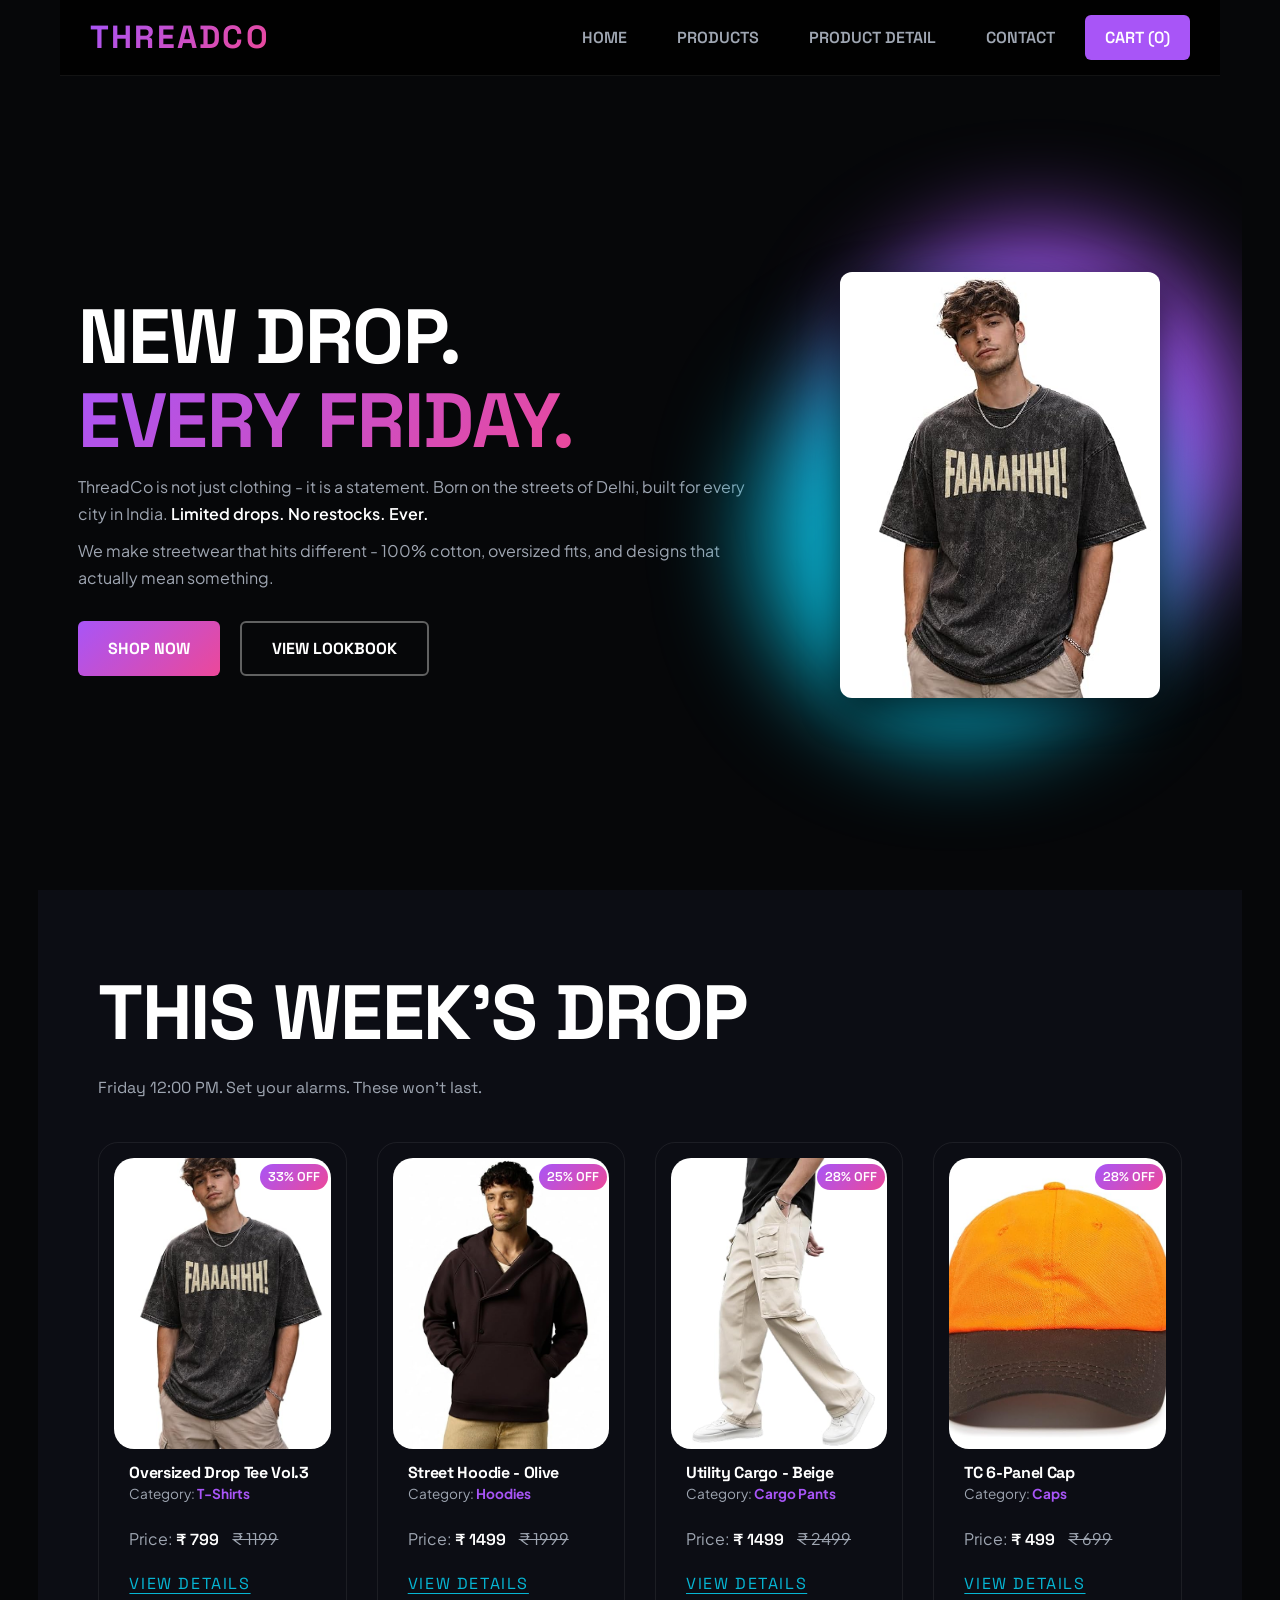
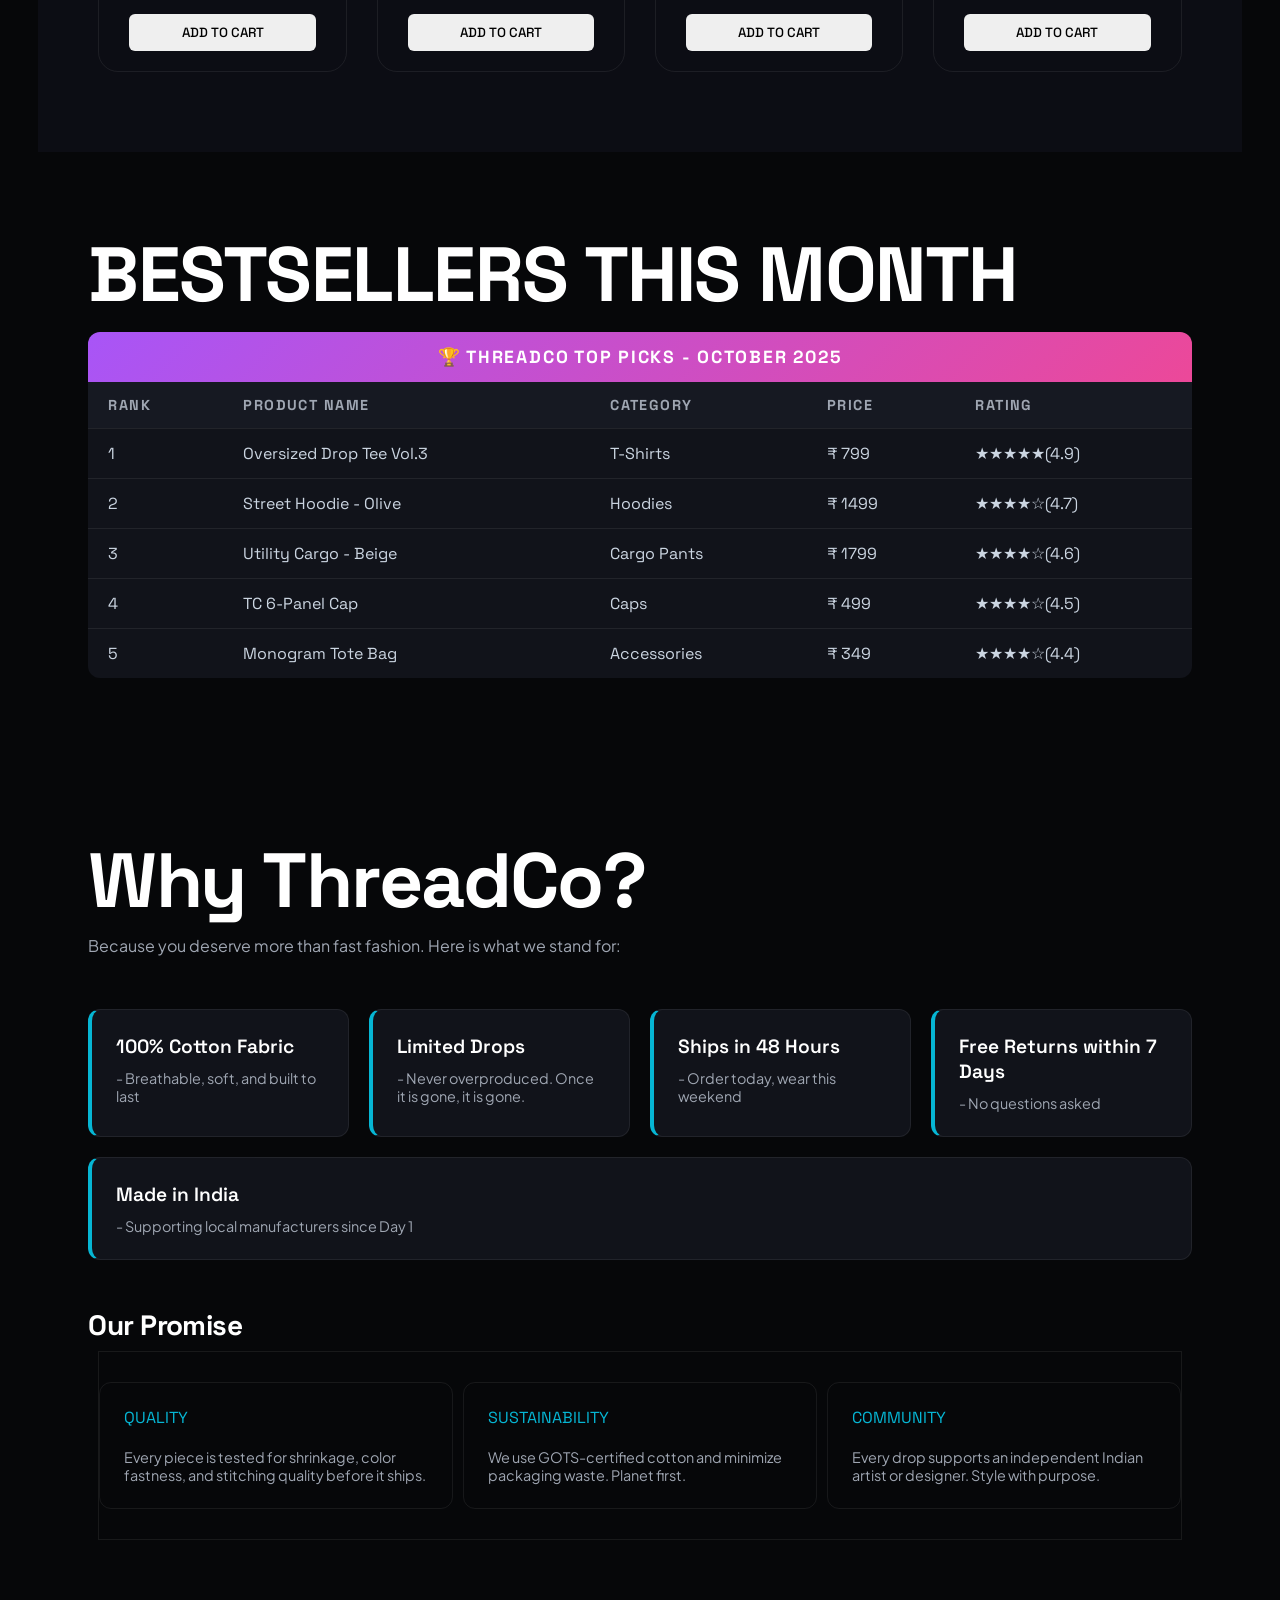
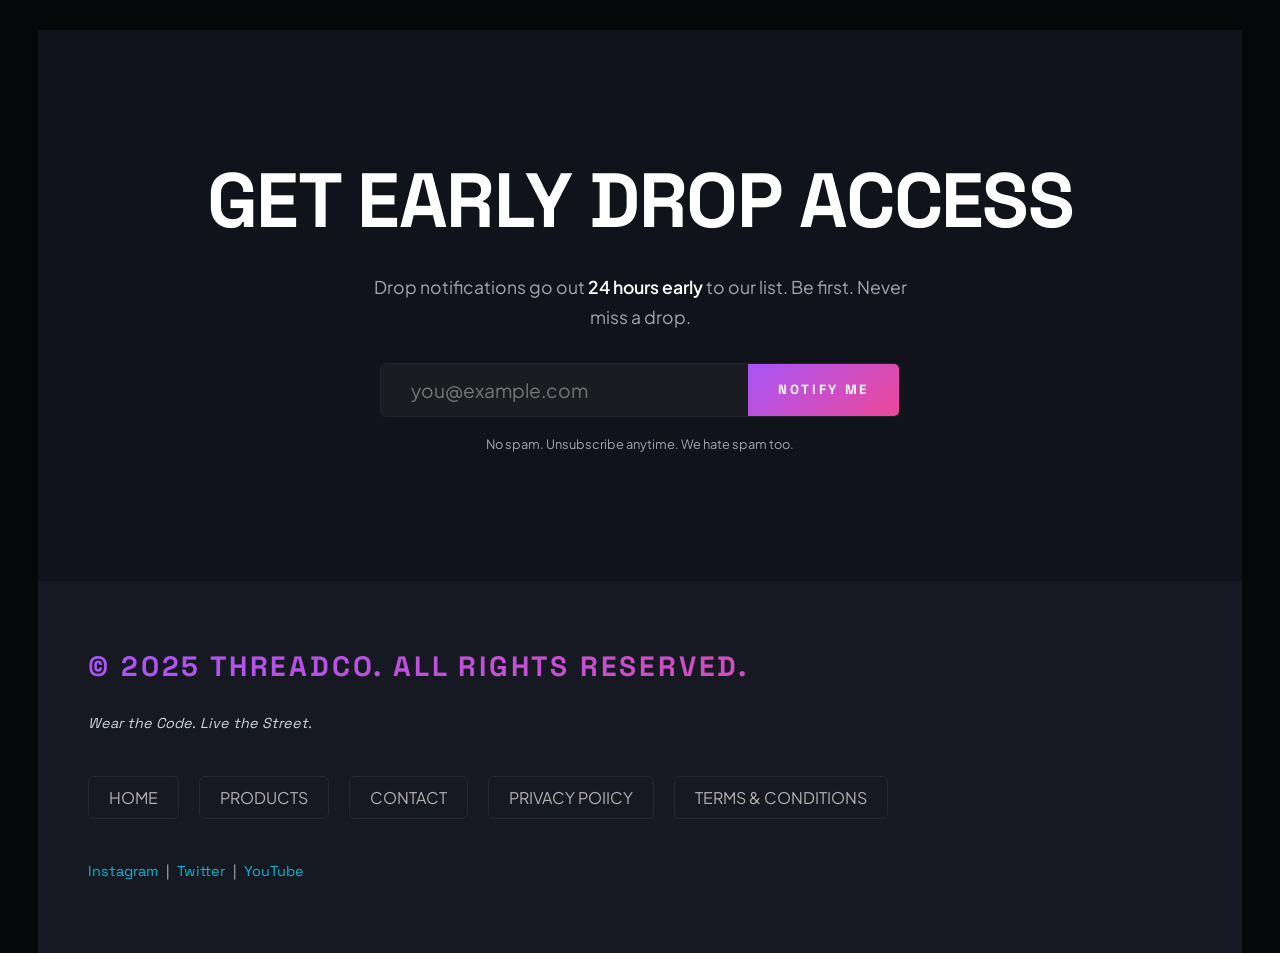
<file: index.html>
<!DOCTYPE html>
<html lang="en">

<head>
    <meta charset="UTF-8">
    <meta name="viewport" content="width=device-width, initial-scale=1.0">
    <title>ThreadCo-Wear the Code. Live the Street.</title>
    <!-- <style>
        table,
        tr,
        td,
        th {
            border: 1px solid black;
            border-radius: 10px;
            border-collapse: collapse;
        }
    </style> -->
    <link rel="stylesheet" href="style.css">
</head>

<body>
    <!-- https://nishantsaini2331.github.io/threadCo/ -->
    <header>
        <h1>ThreadCo</h1>
        <!-- <p><em>Wear the Code. Live the Street.</em></p> -->
        <nav>
            <ul>
                <li><a href="index.html">Home</a></li>
                <li><a href="products.html">Products</a></li>
                <li><a href="product_detail.html">Product Detail</a></li>
                <li><a href="contact.html">Contact</a></li>
                <li><a href="">Cart (0)</a></li>
            </ul>
        </nav>

    </header>

    <main>
        <section id="hero">
            <div class="left-hero">
                <h2>New Drop. <br><span id="gradient-text">Every Friday.</span></h2>
                <p>ThreadCo is not just clothing - it is a statement. Born on the streets of Delhi, built for every city in India. <strong>Limited drops. No restocks. Ever.</strong></p>
                <p>We make streetwear that hits different - 100% cotton, oversized fits, and designs that actually mean something.</p>
                <div id="cta">
                    <a href="products.html" class="btn1">Shop Now</a>
                    <a href="products.html" class="btn2">View Lookbook</a>
                </div>
            </div>
            <div class="right-hero">
                <div class="glow orb1"></div>
                <div class="glow orb2"></div>
                <div class="right-hero-image">
                    <img src="images/product_1.jpg" alt="">
                </div>
            </div>
        </section>
        <section id="week-drop">
            <h2>This Week's Drop</h2>
            <p>Friday 12:00 PM. Set your alarms. These won't last.</p>

            <div class="cards">
                <article>
                    <figure>
                        <img src="images/product_1.jpg" alt="">
                        <figcaption>Oversized Drop Tee Vol.3</figcaption>
                    </figure>
    
                    <h3>Oversized Drop Tee Vol.3</h3>
                    <p>Category: <span>T-Shirts</span></p>
                    <p>Price: <strong>&#8377; 799</strong> <s>&#8377; 1199</s></p>
                    <p><mark>33% OFF</mark></p>
                    <a href="product_detail.html">View Details</a>
                    <button>Add to Cart</button>
                </article>
                <article>
                    <figure>
                        <img src="images/product_2.jpg" alt="">
                        <figcaption>Street Hoodie - Olive</figcaption>
                    </figure>
    
                    <h3>Street Hoodie - Olive</h3>
                    <p>Category: <span>Hoodies</span></p>
                    <p>Price: <strong>&#8377; 1499</strong> <s>&#8377; 1999</s></p>
                    <p><mark>25% OFF</mark></p>
                    <a href="product_detail.html">View Details</a>
                    <button>Add to Cart</button>
                </article>
                <article>
                    <figure>
                        <img src="images/product_3.jpg" alt="">
                        <figcaption>Utility Cargo - Beige</figcaption>
                    </figure>
    
                    <h3>Utility Cargo - Beige</h3>
                    <p>Category: <span>Cargo Pants</span></p>
                    <p>Price: <strong>&#8377; 1499</strong> <s>&#8377; 2499</s></p>
                    <p><mark>28% OFF</mark></p>
                    <a href="product_detail.html">View Details</a>
                    <button>Add to Cart</button>
                </article>
                <article>
                    <figure>
                        <img src="images/product_4.jpg" alt="">
                        <figcaption>TC 6-Panel Cap</figcaption>
                    </figure>
    
                    <h3>TC 6-Panel Cap</h3>
                    <p>Category: <span>Caps</span></p>
                    <p>Price: <strong>&#8377; 499</strong> <s>&#8377; 699</s></p>
                    <p><mark>28% OFF</mark></p>
                    <a href="product_detail.html">View Details</a>
                    <button>Add to Cart</button>
                </article>
            </div>
        </section>
        <section class="bestsellers" id="bestsellers-month">
            <h2>Bestsellers This Month</h2>
            <div class="table-scroll">
                <table>
                    <thead>
                        <tr>
                            <th colspan="5">&#127942; ThreadCo Top Picks - October 2025</th>
                        </tr>
                        <tr>
                            <th>Rank</th>
                            <th>Product Name</th>
                            <th>Category</th>
                            <th>Price</th>
                            <th>Rating</th>
                        </tr>
                    </thead>
                    <tbody>
                        <tr>
                            <td>1</td>
                            <td>Oversized Drop Tee Vol.3</td>
                            <td>T-Shirts</td>
                            <td>&#8377; 799</td>
                            <td>&#9733;&#9733;&#9733;&#9733;&#9733;(4.9)</td>
                        </tr>
                        <tr>
                            <td>2</td>
                            <td>Street Hoodie - Olive</td>
                            <td>Hoodies</td>
                            <td>&#8377; 1499</td>
                            <td>&#9733;&#9733;&#9733;&#9733;&#9734;(4.7)</td>
                        </tr>
                        <tr>
                            <td>3</td>
                            <td>Utility Cargo - Beige</td>
                            <td>Cargo Pants</td>
                            <td>&#8377; 1799</td>
                            <td>&#9733;&#9733;&#9733;&#9733;&#9734;(4.6)</td>
                        </tr>
                        <tr>
                            <td>4</td>
                            <td>TC 6-Panel Cap</td>
                            <td>Caps</td>
                            <td>&#8377; 499</td>
                            <td>&#9733;&#9733;&#9733;&#9733;&#9734;(4.5)</td>
                        </tr>
                        <tr>
                            <td>5</td>
                            <td>Monogram Tote Bag</td>
                            <td>Accessories</td>
                            <td>&#8377; 349</td>
                            <td>&#9733;&#9733;&#9733;&#9733;&#9734;(4.4)</td>
                        </tr>
                    </tbody>
    
                </table>
            </div>

        </section>
        <section id="why-threadco">
            <h2>Why ThreadCo?</h2>
            <p>Because you deserve more than fast fashion. Here is what we stand for:</p>

            <ul>
                <li><strong>100% Cotton Fabric</strong> - Breathable, soft, and built to last</li>
                <li><strong>Limited Drops</strong> - Never overproduced. Once it is gone, it is gone.</li>
                <li><strong>Ships in 48 Hours</strong> - Order today, wear this weekend</li>
                <li><strong>Free Returns within 7 Days</strong> - No questions asked</li>
                <li><strong>Made in India</strong> - Supporting local manufacturers since Day 1</li>
            </ul>

            <h3>Our Promise</h3>

            <dl>
                <section>
                    <dt>Quality</dt>
                    <dd>Every piece is tested for shrinkage, color fastness, and stitching quality before it ships.</dd>
                </section>
                <section>
                    <dt>Sustainability</dt>
                    <dd>We use GOTS-certified cotton and minimize packaging waste. Planet first.</dd>
                </section>
                <section>
                    <dt>Community</dt>
                    <dd>Every drop supports an independent Indian artist or designer. Style with purpose.</dd>
                </section>
            </dl>
        </section>
        <section id="get-early">
            <h2>Get Early Drop Access</h2>
            <p>Drop notifications go out <strong>24 hours early</strong> to our list. Be first. Never miss a drop.</p>
            <form action="">
                <!-- <label for="email">Your Email: </label> -->
                <input type="email" id="email" name="email" placeholder="you@example.com">
                <button>Notify Me</button>
            </form>
            <br>
            <small>No spam. Unsubscribe anytime. We hate spam too.</small>
        </section>
    </main>

    <footer id="footer">
        <h3>&copy; 2025 ThreadCo. All rights reserved.</h3>
        <p><em>Wear the Code. Live the Street.</em></p>
        <nav>
            <ul>
                <li><a href="index.html">Home</a></li>
                <li><a href="products.html">Products</a></li>
                <li><a href="contact.html">Contact</a></li>
                <li><a href="index.html">Privacy Poiicy</a></li>
                <li><a href="index.html">Terms & Conditions</a></li>
            </ul>
        </nav>

        <p><a href="https://www.instagram.com" target="_blank">Instagram</a>&nbsp; | &nbsp;<a href="https://www.x.com"
                target="_blank">Twitter</a>&nbsp; | &nbsp;<a href="https://www.youtube.com" target="_blank">YouTube</a>
        </p>
    </footer>
</body>

</html>
</file>
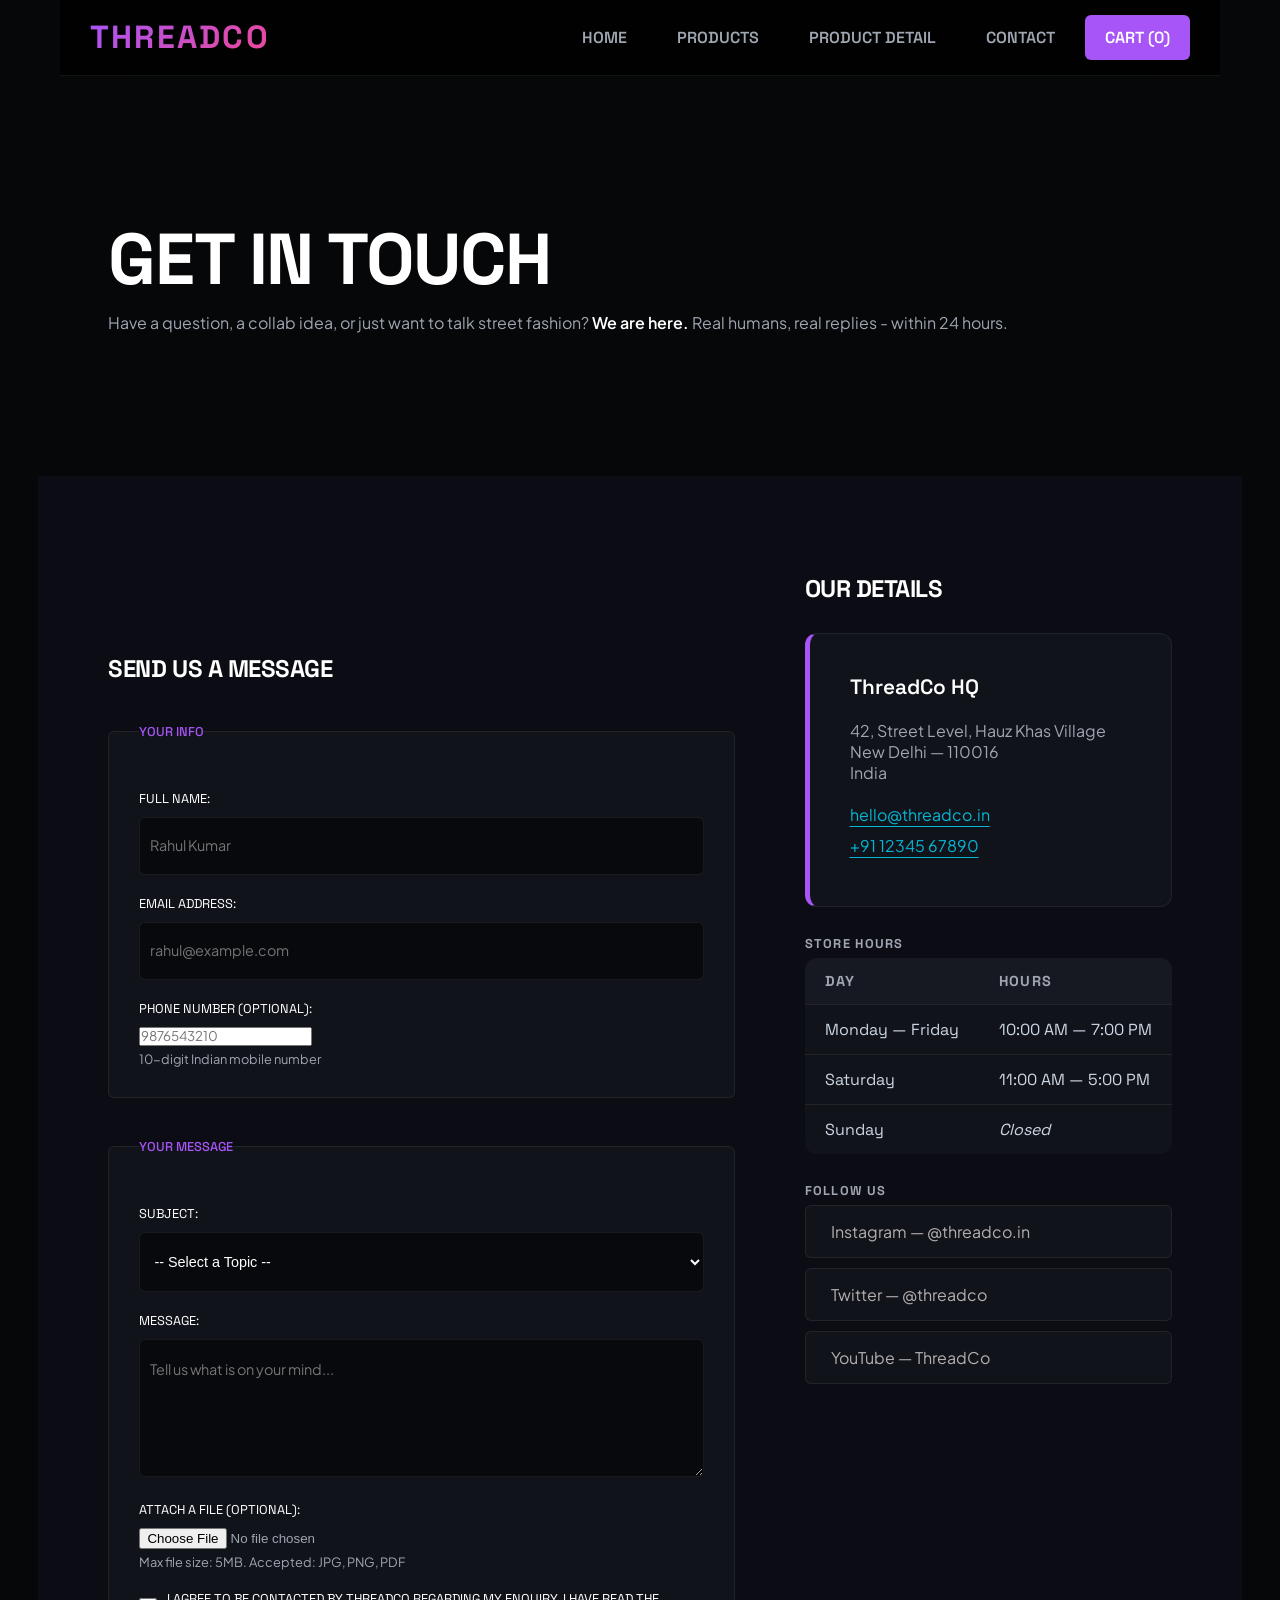
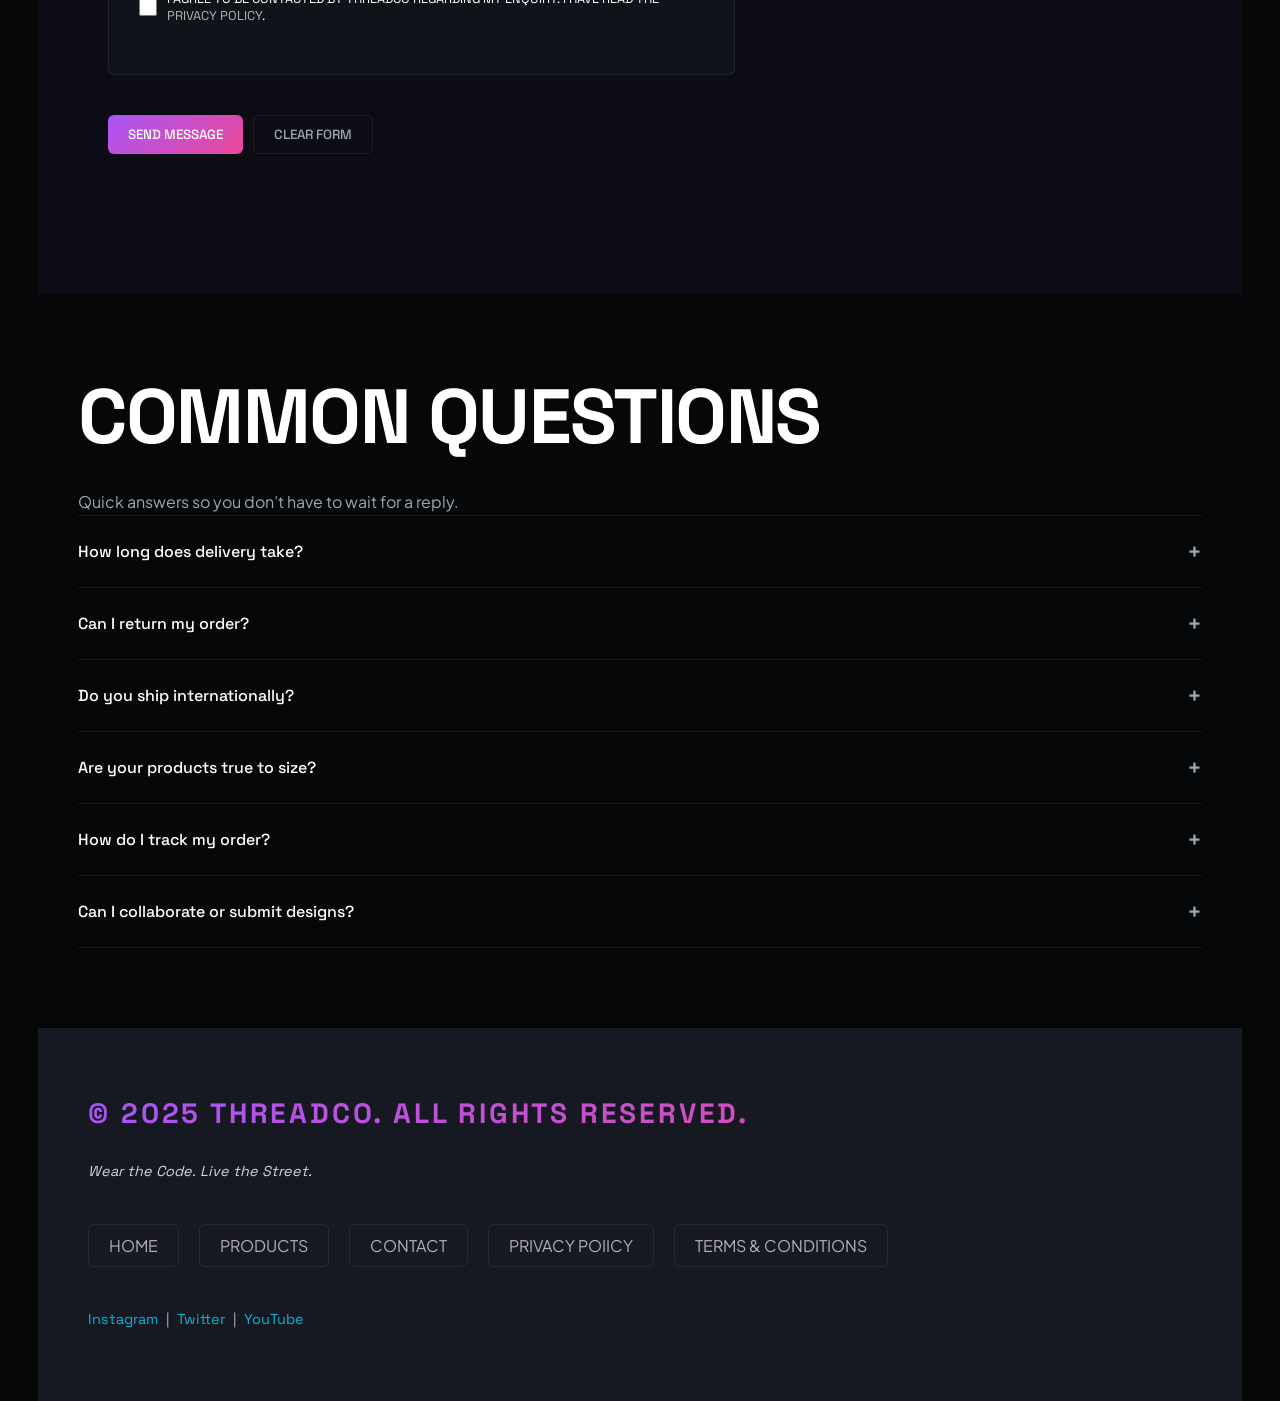
<file: contact.html>
<!DOCTYPE html>
<html lang="en">

<head>
    <meta charset="UTF-8">
    <meta name="viewport" content="width=device-width, initial-scale=1.0">
    <title>Contact - ThreadCo</title>
    <link rel="stylesheet" href="style.css">
    <!-- <style>
        table,
        tr,
        td,
        th {
            border: 1px solid black;
            border-collapse: collapse;
        }
    </style> -->
</head>

<body>
    <header>
        <h1>ThreadCo</h1>
        <!-- <p><em>Wear the Code. Live the Street.</em></p> -->
        <nav>
            <ul>
                <li><a href="index.html">Home</a></li>
                <li><a href="products.html">Products</a></li>
                <li><a href="product_detail.html">Product Detail</a></li>
                <li><a href="contact.html">Contact</a></li>
                <li><a href="">Cart (0)</a></li>
            </ul>
        </nav>

    </header>

    <main>
        <section class="get-in-touch">
            <h2>Get In Touch</h2>
            <p>Have a question, a collab idea, or just want to talk street fashion? <strong>We are here.</strong> Real
                humans, real replies - within 24 hours.</p>
        </section>

        <div class="details">
            <section class="send-us-message">
                <h2>Send Us a Message</h2>

                <form action="">
                    <fieldset>
                        <legend>Your Info</legend>

                        <label for="fName">Full Name: </label>
                        <input type="text" name="fName" id="fName" placeholder="Rahul Kumar">

                        <label for="email">Email Address: </label>
                        <input type="email" name="email" id="email" placeholder="rahul@example.com">

                        <label for="pNumber">Phone Number (optional): </label>
                        <input type="number" id="pNumber" placeholder="9876543210">

                        <small>10-digit Indian mobile number</small>

                    </fieldset>

                    <fieldset>
                        <legend>Your Message</legend>

                        <label for="subject">Subject: </label>
                        <select name="subject" id="subject">
                            <option value="">-- Select a Topic --</option>
                            <option value="order">Order Issue</option>
                            <option value="return">Return / Refund</option>
                            <option value="collaboration">Collaboration / Partnership</option>
                            <option value="wholesale">Wholesale Enquiry</option>
                            <option value="general">General Query</option>
                        </select>

                        <label for="message">Message: </label>
                        <textarea name="message" id="message" placeholder="Tell us what is on your mind..." rows="6"
                            cols="50"></textarea>

                        <label for="file">Attach a File (optional): </label>
                        <input type="file" name="file" id="file">
                        <small>Max file size: 5MB. Accepted: JPG, PNG, PDF</small>

                        <div class="consent">
                            <input type="checkbox" name="checkbox" id="checkbox">
                            <label for="checkbox">I agree to be contacted by ThreadCo regarding my enquiry. I have read the <a href="contact.html">Privacy Policy</a>.</label>
                        </div>
                    </fieldset>

                    <div class="contact-btns">
                        <button type="submit">Send Message</button>
                        <button type="reset">Clear Form</button>
                    </div>

                </form>
            </section>

            <section class="our-details">
                <h2>Our Details</h2>

                <address>
                    <strong>ThreadCo HQ</strong><br>
                    42, Street Level, Hauz Khas Village<br>
                    New Delhi — 110016<br>
                    India
                    <br><br>
                    <a href="mailto:hello@threadco.in">hello@threadco.in</a>
                    <br>
                    <a href="tel:+911234567890">+91 12345 67890</a>
                </address>

                <div>
                    <h3>Store Hours</h3>
                    <table>
                        <tr>
                            <th>Day</th>
                            <th>Hours</th>
                        </tr>
                        <tr>
                            <td>Monday — Friday</td>
                            <td>10:00 AM — 7:00 PM</td>
                        </tr>
                        <tr>
                            <td>Saturday</td>
                            <td>11:00 AM — 5:00 PM</td>
                        </tr>
                        <tr>
                            <td>Sunday</td>
                            <td><em>Closed</em></td>
                        </tr>
                    </table>
                </div>

                <div>
                    <h3>Follow Us</h3>
                    <ul>
                        <li><a href="https://www.instagram.com" target="_blank">Instagram — @threadco.in</a></li>
                        <li><a href="https://www.x.com" target="_blank">Twitter — @threadco</a></li>
                        <li><a href="https://www.youtube.com" target="_blank">YouTube — ThreadCo</a></li>
                    </ul>
                </div>
            </section>
        </div>

        <section class="common-questions">
            <h2>Common Questions</h2>
            <p>Quick answers so you don’t have to wait for a reply.</p>

            <details>
                <summary>How long does delivery take?</summary>
                <p>We ship within <strong>48 hours</strong> of order confirmation. Standard delivery takes <strong>3—5
                        business days</strong> across India. Express delivery (1—2 days) is available at checkout for
                    select pin codes.</p>
            </details>
            
            <details>
                <summary>Can I return my order?</summary>
                <p>Yes! We offer <strong>free returns within 7 days</strong> of delivery. The item must be unworn,
                    unwashed, and in its original packaging with all tags attached. Initiate your return from the Orders
                    section of your account</p>
            </details>
            
            <details>
                <summary>Do you ship internationally?</summary>
                <p>Not yet — but we’re working on it. International shipping is planned for early 2026. Sign up for our
                    newsletter to get notified first.</p>
            </details>
            
            <details>
                <summary>Are your products true to size?</summary>
                <p>ThreadCo tees and hoodies are <strong>oversized by design</strong>. If you prefer a more fitted look,
                    we recommend sizing down. Check the <a href="#sizeguide">Size Guide</a> on any product page for
                    exact measurements.</p>
            </details>
            
            <details>
                <summary>How do I track my order?</summary>
                <p>Once your order ships, you will receive a tracking link via SMS and email. You can also track your
                    order by entering your order ID on our <a href="contact.html">Order Tracking page</a>.</p>
            </details>
            
            <details>
                <summary>Can I collaborate or submit designs?</summary>
                <p>Absolutely. ThreadCo works with independent Indian artists on every drop. If you have a design
                    concept or want to collab, reach out via the form above and select <strong>“Collaboration /
                        Partnership”</strong> as the subject. We read every single message.</p>
            </details>
        </section>
    </main>

    <footer id="footer">
        <h3>&copy; 2025 ThreadCo. All rights reserved.</h3>
        <p><em>Wear the Code. Live the Street.</em></p>
        <nav>
            <ul>
                <li><a href="index.html">Home</a></li>
                <li><a href="products.html">Products</a></li>
                <li><a href="contact.html">Contact</a></li>
                <li><a href="index.html">Privacy Poiicy</a></li>
                <li><a href="index.html">Terms & Conditions</a></li>
            </ul>
        </nav>

        <p><a href="https://www.instagram.com" target="_blank">Instagram</a>&nbsp; | &nbsp;<a href="https://www.x.com"
                target="_blank">Twitter</a>&nbsp; | &nbsp;<a href="https://www.youtube.com" target="_blank">YouTube</a>
        </p>
    </footer>
</body>

</html>
</file>
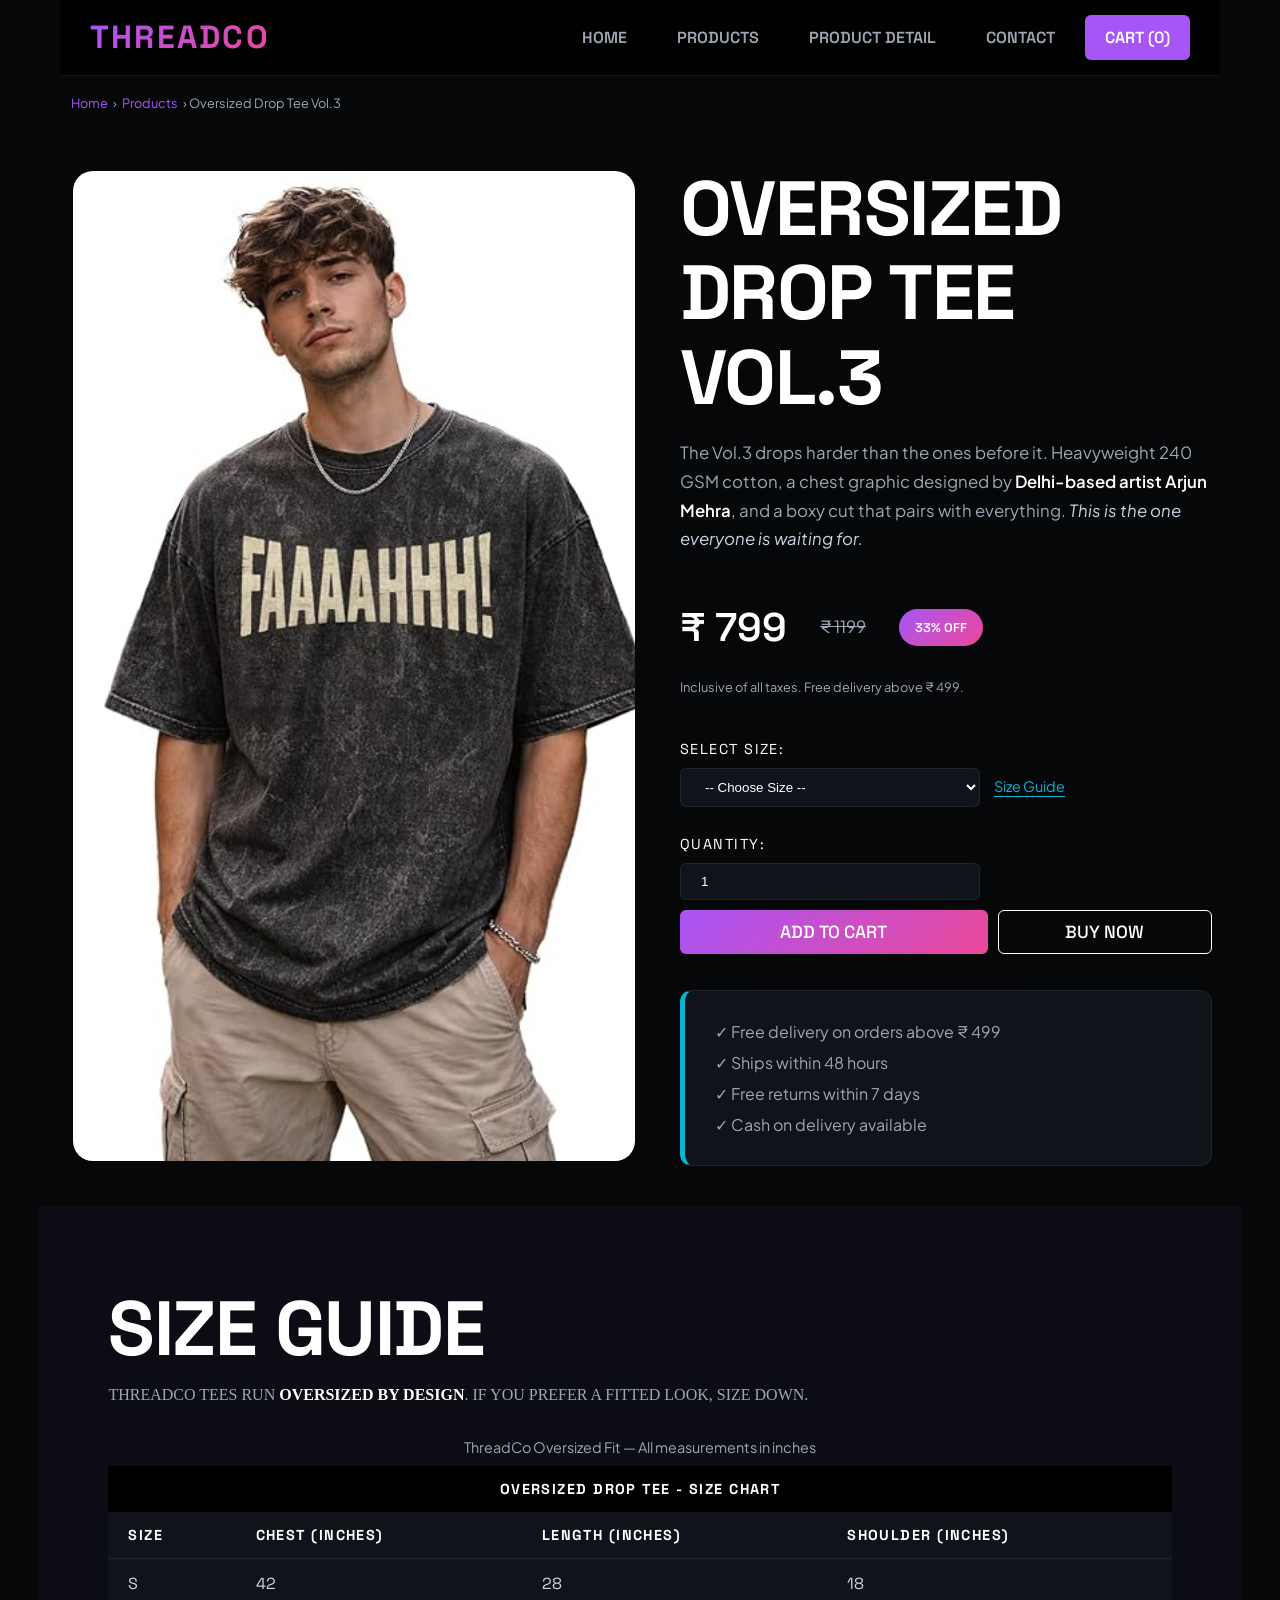
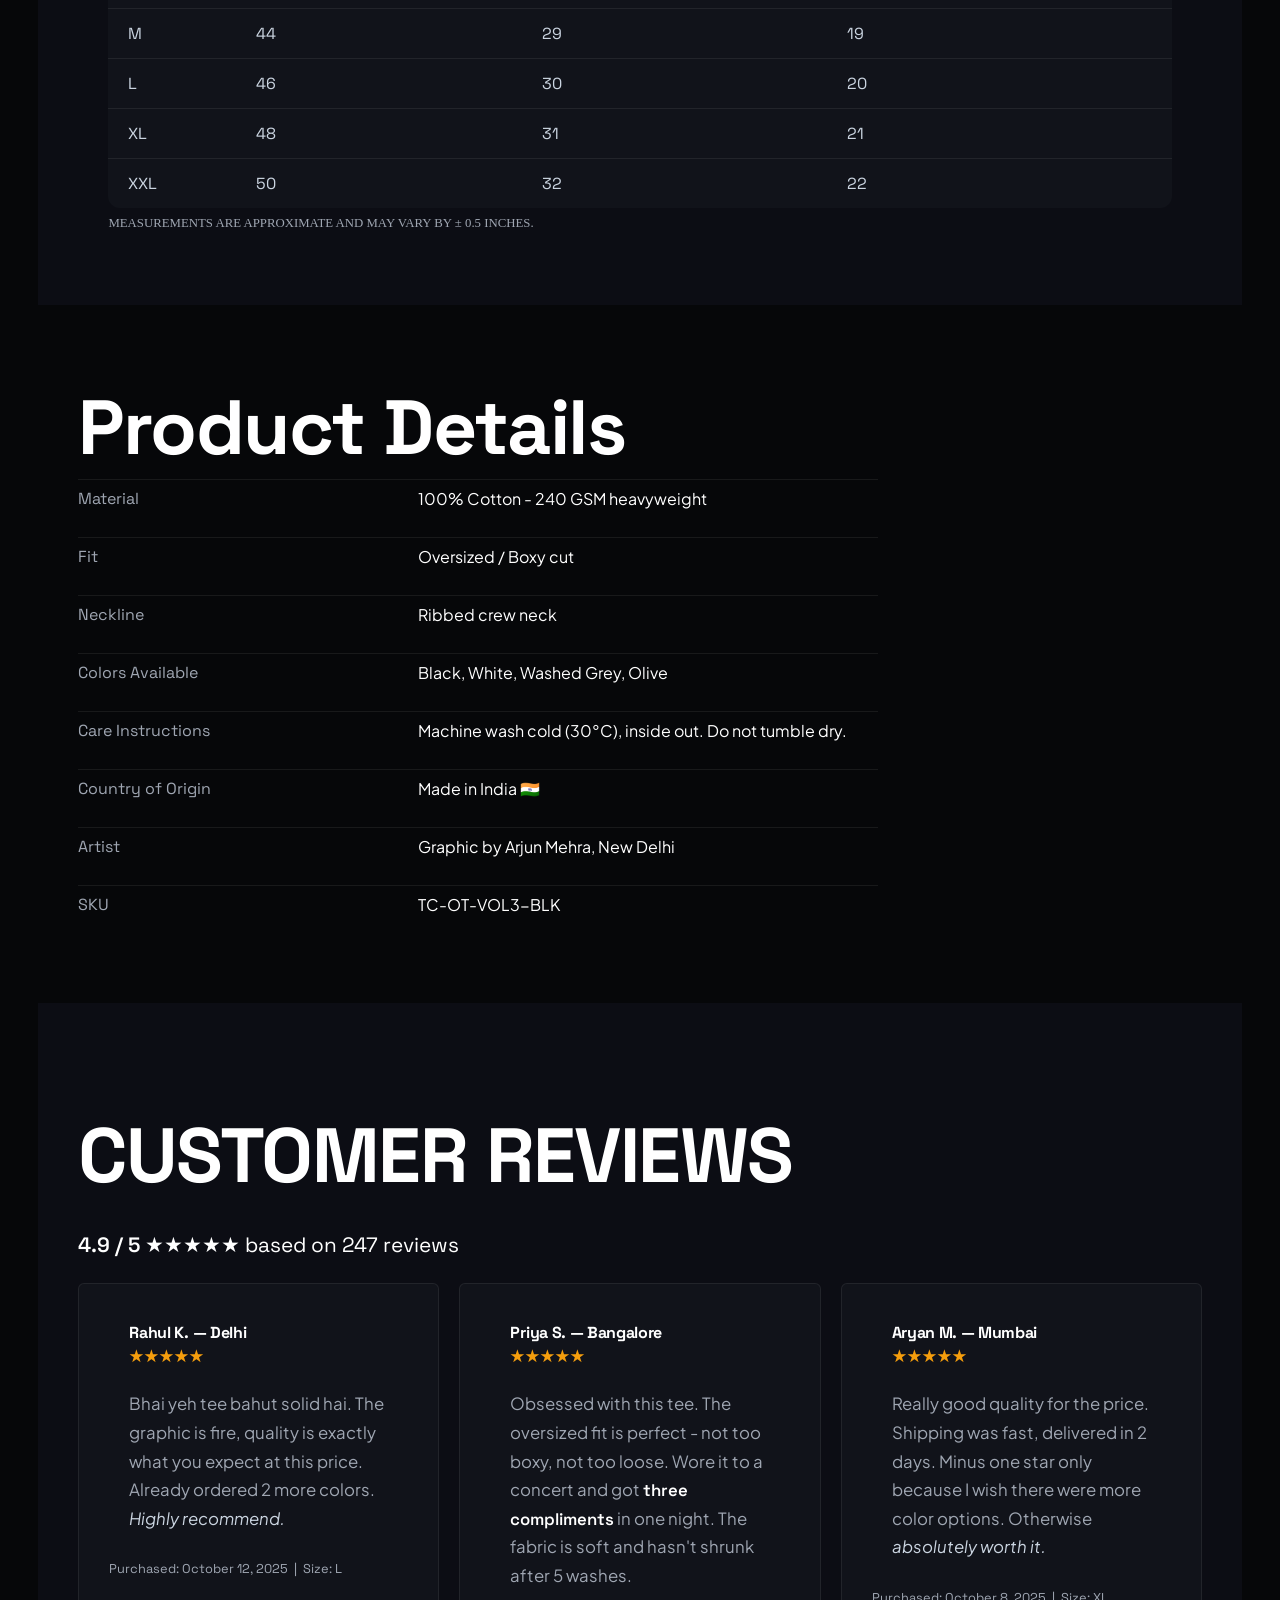
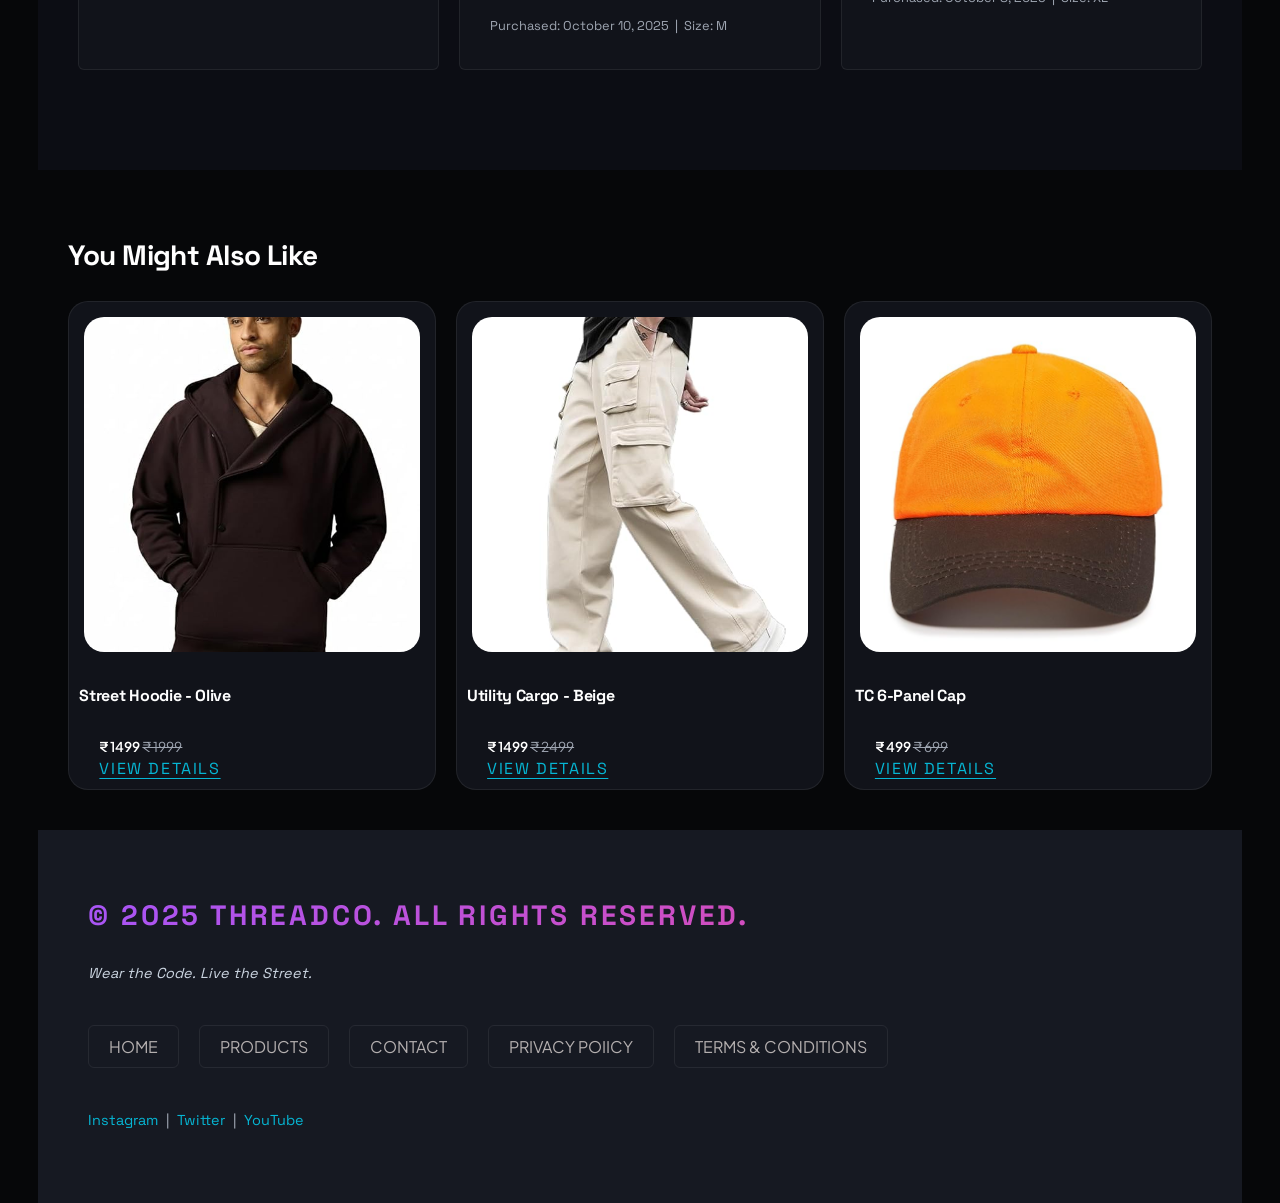
<file: product_detail.html>
<!DOCTYPE html>
<html lang="en">

<head>
    <meta charset="UTF-8">
    <meta name="viewport" content="width=device-width, initial-scale=1.0">
    <title>Oversized Drop Tee Vol.3 - ThreadCo</title>
    <!-- <style>
        table,
        tr,
        td,
        th {
            border: 1px solid black;
            border-collapse: collapse;
        }
    </style> -->
    <link rel="stylesheet" href="style.css">
</head>

<body>
    <header>
        <h1>ThreadCo</h1>
        <!-- <p><em>Wear the Code. Live the Street.</em></p> -->
        <nav>
            <ul>
                <li><a href="index.html">Home</a></li>
                <li><a href="products.html">Products</a></li>
                <li><a href="product_detail.html">Product Detail</a></li>
                <li><a href="contact.html">Contact</a></li>
                <li><a href="">Cart (0)</a></li>
            </ul>
        </nav>

    </header>
    <main>
        <nav aria-label="breadcrumb">
            <a href="index.html">Home</a> 
            &rsaquo; 
            <a href="products.html">Products</a> 
            &rsaquo;
            Oversized Drop Tee Vol.3
        </nav>
        
        <section id="product-detail">
            <figure>
                <img src="images/product_1.jpg" alt="">
                <figcaption>Oversized Drop Tee Vol.3 - Black Colorway</figcaption>
            </figure>

            <div class="product-detail-left">
                <h2>Oversized Drop Tee Vol.3</h2>
                <p>The Vol.3 drops harder than the ones before it. Heavyweight 240 GSM cotton, a chest graphic designed by
                    <strong>Delhi-based artist Arjun Mehra</strong>, and a boxy cut that pairs with everything. <em>This is
                        the one everyone is waiting for.</em>
                </p>
                <p> <strong>&#8377; 799</strong>&nbsp; <s>&#8377; 1199</s>&nbsp; <mark>33% OFF</mark></p>
                <p><small>Inclusive of all taxes. Free delivery above ₹ 499.</small></p>
    
                <label for="size">Select Size: </label>
                <select name="size" id="size">
                    <option value="">-- Choose Size --</option>
                    <option value="S">S</option>
                    <option value="M">M</option>
                    <option value="L">L</option>
                    <option value="XL">XL</option>
                    <option value="XXL">XXL</option>
                </select>
                <a href="#sizeguide">Size Guide</a>
                <br><br>
    
                <label for="quantity">Quantity: </label>
                <input type="number" name="quantity" id="quantity" min="1" value="1">

                <div class="product-detail-btns">
                    <button type="submit">Add to Cart</button>
                    <button type="submit">Buy Now</button>
                </div>

                <br><br>
                <ul>
                    <li>&#10003; Free delivery on orders above ₹ 499</li>
                    <li>&#10003; Ships within 48 hours</li>
                    <li>&#10003; Free returns within 7 days</li>
                    <li>&#10003; Cash on delivery available</li>
                </ul>
            </div>
        </section>

        <section id="size-chart" class="bestsellers">
            <h2>Size Guide</h2>
            <p>ThreadCo tees run <strong>oversized by design</strong>. If you prefer a fitted look, size down.</p>

            <table>
                <tr>
                    <th colspan="4">Oversized Drop Tee - Size Chart</th>
                </tr>
                <tr>
                    <th>Size</th>
                    <th>Chest (inches)</th>
                    <th>Length (inches)</th>
                    <th>Shoulder (inches)</th>
                </tr>
                <tr>
                    <td>S</td>
                    <td>42</td>
                    <td>28</td>
                    <td>18</td>
                </tr>
                <tr>
                    <td>M</td>
                    <td>44</td>
                    <td>29</td>
                    <td>19</td>
                </tr>
                <tr>
                    <td>L</td>
                    <td>46</td>
                    <td>30</td>
                    <td>20</td>
                </tr>
                <tr>
                    <td>XL</td>
                    <td>48</td>
                    <td>31</td>
                    <td>21</td>
                </tr>
                <tr>
                    <td>XXL</td>
                    <td>50</td>
                    <td>32</td>
                    <td>22</td>
                </tr>
                <caption>ThreadCo Oversized Fit — All measurements in inches</caption>
            </table>
            <p><small>Measurements are approximate and may vary by ± 0.5 inches.</small></p>
        </section>

        <section id="product-details">
            <h2>Product Details</h2>
            <dl>
                <div>
                    <dt>Material</dt>
                    <dd>100% Cotton - 240 GSM heavyweight</dd>
                </div>

                <div>
                    <dt>Fit</dt>
                    <dd>Oversized / Boxy cut</dd>
                </div>

                <div>
                    <dt>Neckline</dt>
                    <dd>Ribbed crew neck</dd>
                </div>

                <div>
                    <dt>Colors Available</dt>
                    <dd>Black, White, Washed Grey, Olive</dd>
                </div>

                <div>
                    <dt>Care Instructions</dt>
                    <dd>Machine wash cold (30°C), inside out. Do not tumble dry.</dd>
                </div>

                <div>
                    <dt>Country of Origin</dt>
                    <dd>Made in India &#127470;&#127475;</dd>
                </div>

                <div>
                    <dt>Artist</dt>
                    <dd>Graphic by Arjun Mehra, New Delhi</dd>
                </div>

                <div>
                    <dt>SKU</dt>
                    <dd>TC-OT-VOL3-BLK</dd>
                </div>
            </dl>
        </section>

        <section class="customer-reviews">
            <h2>Customer Reviews</h2>
            <p><strong>4.9 / 5</strong> &#9733;&#9733;&#9733;&#9733;&#9733; based on 247 reviews</p>
            <div class="customer-reviews-details">
                <article>
                    <h3>Rahul K. — Delhi</h3>
                    <p>&#9733;&#9733;&#9733;&#9733;&#9733;</p>
                    <p>Bhai yeh tee bahut solid hai. The graphic is fire, quality is exactly what you expect at this price.
                        Already ordered 2 more colors. <em>Highly recommend.</em></p>
                    <p><small>Purchased: October 12, 2025 &nbsp;|&nbsp; Size: L</small></p>
                </article>
    
                <article>
                    <h3>Priya S. — Bangalore</h3>
                    <p>&#9733;&#9733;&#9733;&#9733;&#9733;</p>
                    <p>Obsessed with this tee. The oversized fit is perfect - not too boxy, not too loose. Wore it to a
                        concert and got <strong>three compliments</strong> in one night. The fabric is soft and hasn't
                        shrunk after 5 washes.</p>
                    <p><small>Purchased: October 10, 2025 &nbsp;|&nbsp; Size: M</small></p>
                </article>
    
                <article>
                    <h3>Aryan M. — Mumbai</h3>
                    <p>&#9733;&#9733;&#9733;&#9733;&#9733;</p>
                    <p>Really good quality for the price. Shipping was fast, delivered in 2 days. Minus one star only
                        because I wish there were more color options. Otherwise <em>absolutely worth it.</em></p>
                    <p><small>Purchased: October 8, 2025 &nbsp;|&nbsp; Size: XL</small></p>
                </article>
            </div>
        </section>

        <section class="might-also-like">
            <h3>You Might Also Like</h3>
            <div class="also-like-items">
                <article>
                    <figure>
                        <img src="images/product_2.jpg" alt="">
                        <figcaption>Street Hoodie - Olive</figcaption>
                    </figure>
    
                    <h3>Street Hoodie - Olive</h3>
                    <p><strong>&#8377; 1499</strong> <s>&#8377; 1999</s></p>
                    <a href="product_detail.html">View Details</a>
                </article>
    
                <article>
                    <figure>
                        <img src="images/product_3.jpg" alt="">
                        <figcaption>Utility Cargo - Beige</figcaption>
                    </figure>
    
                    <h3>Utility Cargo - Beige</h3>
                    <p><strong>&#8377; 1499</strong> <s>&#8377; 2499</s></p>
                    <a href="product_detail.html">View Details</a>
                </article>
    
                <article>
                    <figure>
                        <img src="images/product_4.jpg" alt="">
                        <figcaption>TC 6-Panel Cap</figcaption>
                    </figure>
    
                    <h3>TC 6-Panel Cap</h3>
                    <p><strong>&#8377; 499</strong> <s>&#8377; 699</s></p>
                    <a href="product_detail.html">View Details</a>
                </article>
            </div>
        </section>
    </main>

    <footer id="footer">
        <h3>&copy; 2025 ThreadCo. All rights reserved.</h3>
        <p><em>Wear the Code. Live the Street.</em></p>
        <nav>
            <ul>
                <li><a href="index.html">Home</a></li>
                <li><a href="products.html">Products</a></li>
                <li><a href="contact.html">Contact</a></li>
                <li><a href="index.html">Privacy Poiicy</a></li>
                <li><a href="index.html">Terms & Conditions</a></li>
            </ul>
        </nav>

        <p><a href="https://www.instagram.com" target="_blank">Instagram</a>&nbsp; | &nbsp;<a href="https://www.x.com"
                target="_blank">Twitter</a>&nbsp; | &nbsp;<a href="https://www.youtube.com" target="_blank">YouTube</a>
        </p>
    </footer>
</body>

</html>
</file>
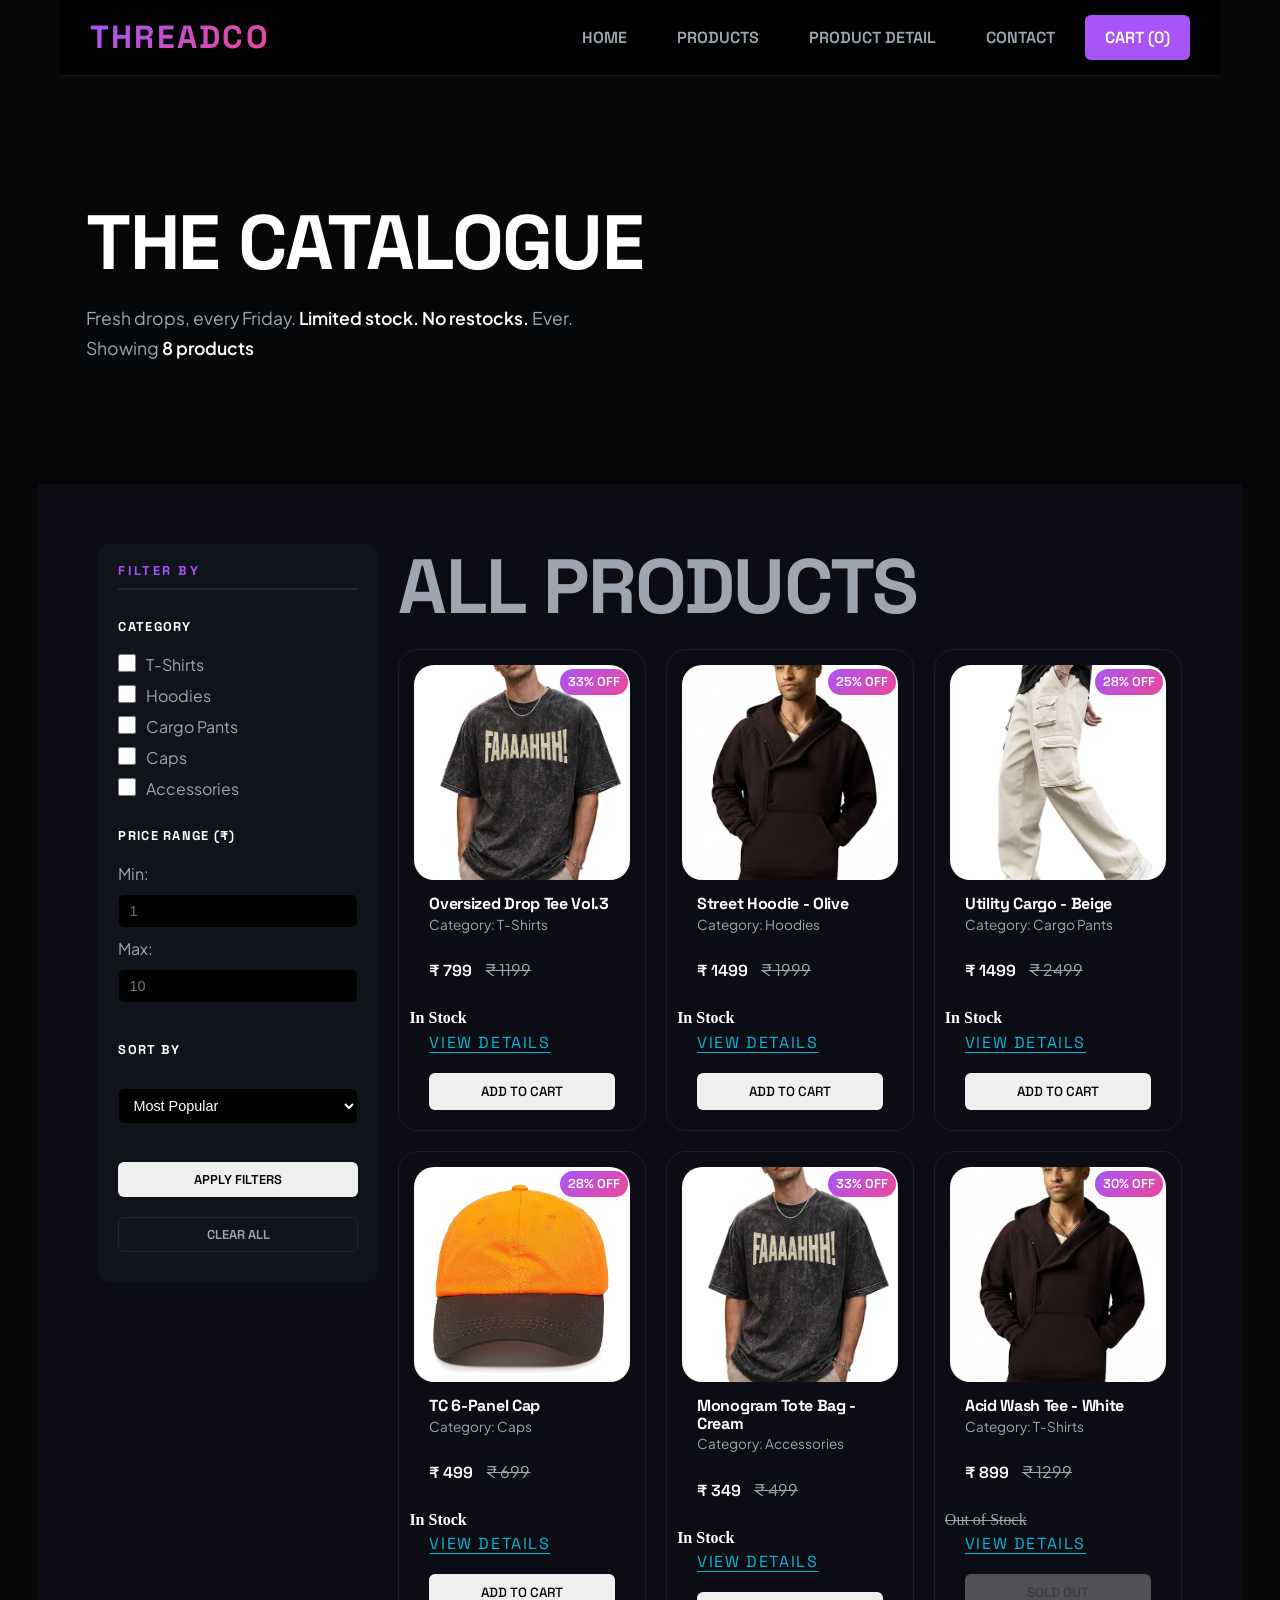
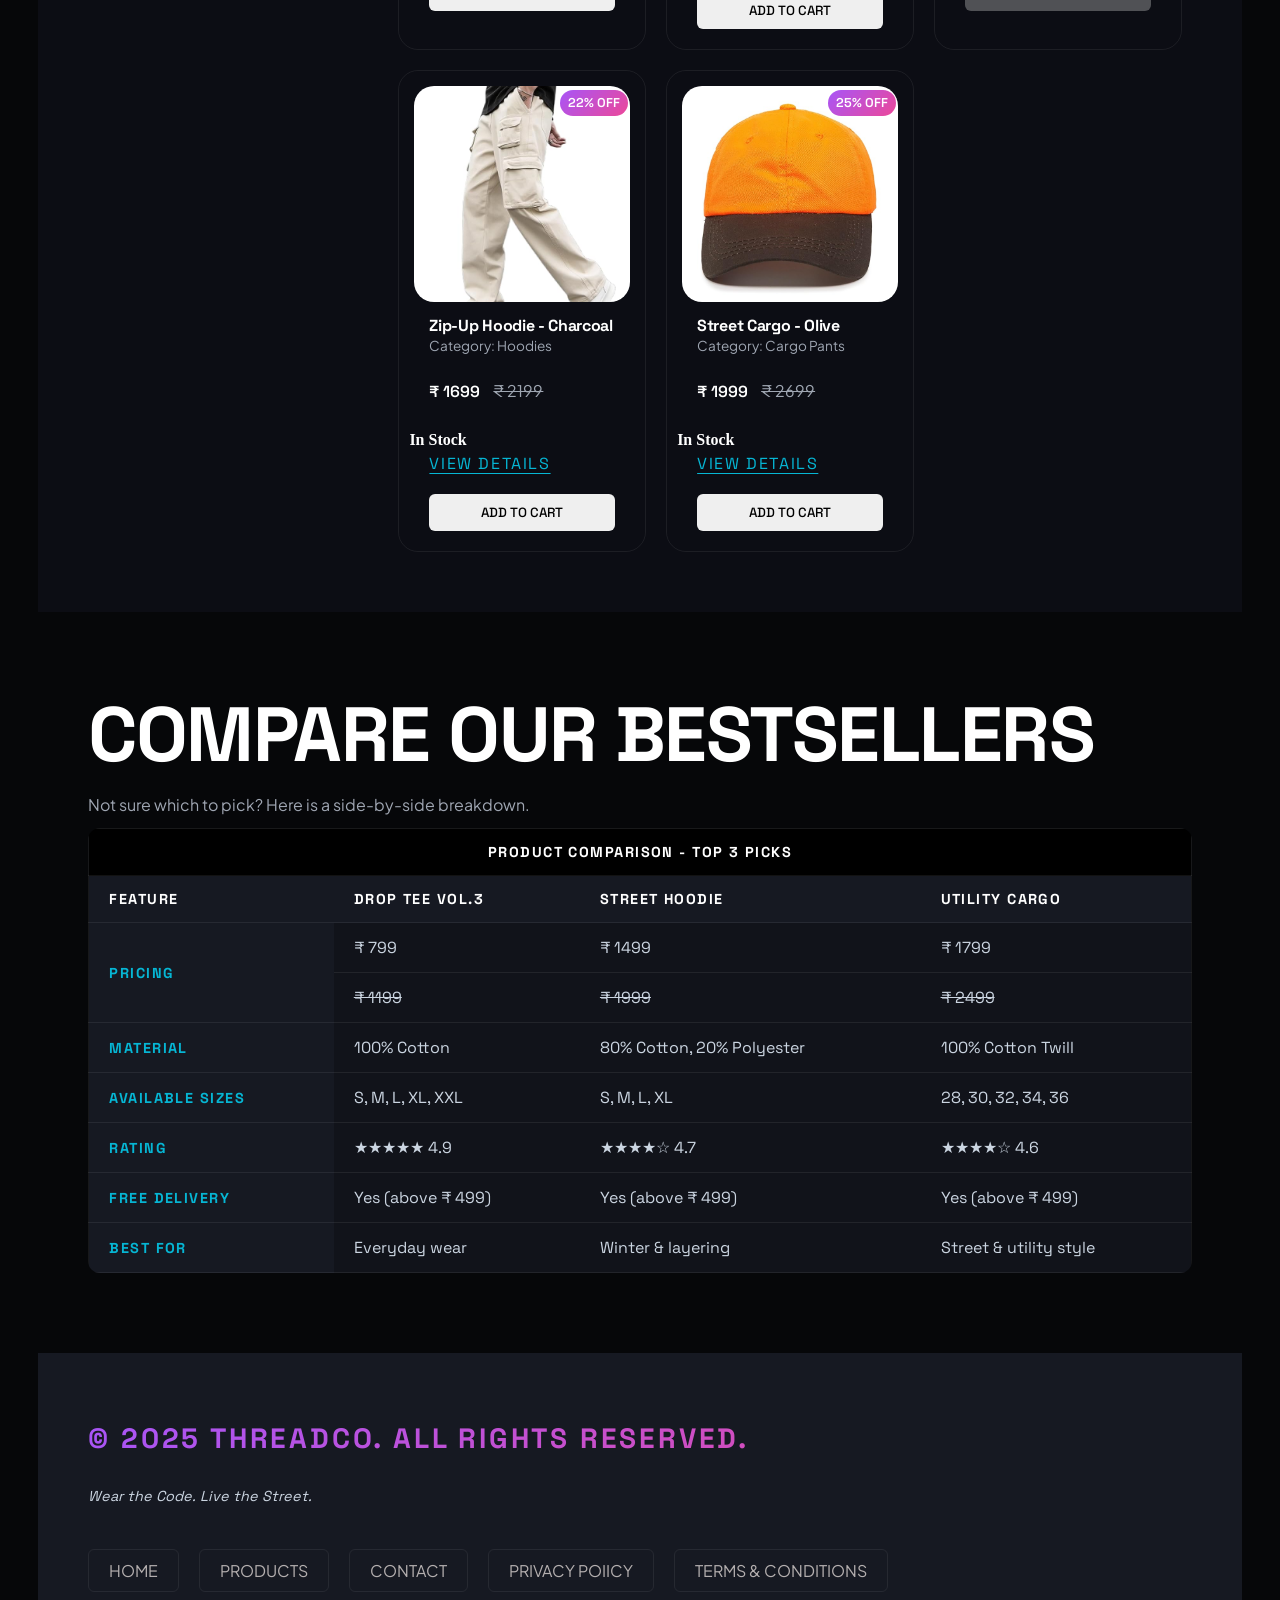
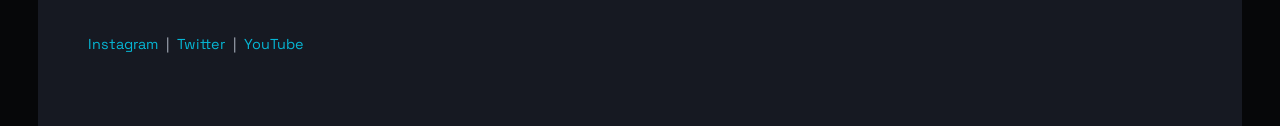
<file: products.html>
<!DOCTYPE html>
<html lang="en">

<head>
    <meta charset="UTF-8">
    <meta name="viewport" content="width=device-width, initial-scale=1.0">
    <title>ThreadCo - The Catalogue</title>
    <!-- <style>
        table,
        tr,
        td,
        th {
            border: 1px solid black;
            border-collapse: collapse;
        }
    </style> -->
    <link rel="stylesheet" href="style.css">
</head>

<body>
    <header>
        <h1>ThreadCo</h1>
        <!-- <p><em>Wear the Code. Live the Street.</em></p> -->
        <nav>
            <ul>
                <li><a href="index.html">Home</a></li>
                <li><a href="products.html">Products</a></li>
                <li><a href="product_detail.html">Product Detail</a></li>
                <li><a href="contact.html">Contact</a></li>
                <li><a href="">Cart (0)</a></li>
            </ul>
        </nav>
    </header>

    <main>
        <section id="catalogue">
            <h2>The Catalogue</h2>
            <p>Fresh drops, every Friday. <strong>Limited stock. No restocks.</strong> Ever.</p>
            <p>Showing <strong>8 products</strong></p>
        </section>

        <div id="product-layout">
            <section id="sidebar">
                <h2>Filter By</h2>
                <hr>
                <h3>Category</h3>
    
                <ul>
                    <li>
                        <input type="checkbox" id="t-shirt">
                        <label for="t-shirt">T-Shirts</label>
                    </li>
                    <li>
                        <input type="checkbox" id="hoodies">
                        <label for="hoodies">Hoodies</label>
                    </li>
                    <li>
                        <input type="checkbox" id="cargopants">
                        <label for="cargopants">Cargo Pants</label>
                    </li>
                    <li>
                        <input type="checkbox" id="caps">
                        <label for="caps">Caps</label>
                    </li>
                    <li>
                        <input type="checkbox" id="accessories">
                        <label for="accessories">Accessories</label>
                    </li>
                </ul>
    
                <h3>Price Range (&#8377;)</h3>
    
                <label for="min">Min: </label>
                <input type="number" name="min" id="min" min="0" placeholder="1">
                <br>
                <label for="max">Max: </label>
                <input type="number" name="max" id="max" max="10" placeholder="10">
    
                <h3>Sort By</h3>
    
                <select name="sort-by" id="sort-by">
                    <option value="">Most Popular</option>
                    <option value="">Price: Low to High</option>
                    <option value="">Price: High to Low</option>
                    <option value="">Newest First</option>
                </select>
    
                <br><br>
    
                <button>Apply Filters</button>
                <button>Clear All</button>
            </section>
    
            <section id="products">
                <h2>All Products</h2>
                <div class="grid">
                    <article>
                        <figure>
                            <img src="images/product_1.jpg" alt="">
                            <figcaption>Oversized Drop Tee Vol.3</figcaption>
                        </figure>
        
                        <h3>Oversized Drop Tee Vol.3</h3>
                        <p>Category: T-Shirts</p>
                        <p><strong>&#8377; 799</strong> <s>&#8377; 1199</s></p>
                        <p><mark>33% OFF</mark></p>
                        <p><strong>In Stock</strong></p>
                        <a href="product_detail.html">View Details</a>
                        <button>Add to Cart</button>
                    </article>
    
                    <article>
                        <figure>
                            <img src="images/product_2.jpg" alt="">
                            <figcaption>Street Hoodie - Olive</figcaption>
                        </figure>
        
                        <h3>Street Hoodie - Olive</h3>
                        <p>Category: Hoodies</p>
                        <p><strong>&#8377; 1499</strong> <s>&#8377; 1999</s></p>
                        <p><mark>25% OFF</mark></p>
                        <p><strong>In Stock</strong></p>
                        <a href="product_detail.html">View Details</a>
                        <button>Add to Cart</button>
                    </article>
    
                    <article>
                        <figure>
                            <img src="images/product_3.jpg" alt="">
                            <figcaption>Utility Cargo - Beige</figcaption>
                        </figure>
        
                        <h3>Utility Cargo - Beige</h3>
                        <p>Category: Cargo Pants</p>
                        <p><strong>&#8377; 1499</strong> <s>&#8377; 2499</s></p>
                        <p><mark>28% OFF</mark></p>
                        <p><strong>In Stock</strong></p>
                        <a href="product_detail.html">View Details</a>
                        <button>Add to Cart</button>
                    </article>
    
                    <article>
                        <figure>
                            <img src="images/product_4.jpg" alt="">
                            <figcaption>TC 6-Panel Cap</figcaption>
                        </figure>
        
                        <h3>TC 6-Panel Cap</h3>
                        <p>Category: Caps</p>
                        <p><strong>&#8377; 499</strong> <s>&#8377; 699</s></p>
                        <p><mark>28% OFF</mark></p>
                        <p><strong>In Stock</strong></p>
                        <a href="product_detail.html">View Details</a>
                        <button>Add to Cart</button>
                    </article>
        
                    <article>
                        <figure>
                            <img src="images/product_1.jpg" alt="">
                            <figcaption>Monogram Tote Bag - Cream</figcaption>
                        </figure>
        
                        <h3>Monogram Tote Bag - Cream</h3>
                        <p>Category: Accessories</p>
                        <p><strong>&#8377; 349</strong> <s>&#8377; 499</s></p>
                        <p><mark>33% OFF</mark></p>
                        <p><strong>In Stock</strong></p>
                        <a href="product_detail.html">View Details</a>
                        <button>Add to Cart</button>
                    </article>
    
                    <article>
                        <figure>
                            <img src="images/product_2.jpg" alt="">
                            <figcaption>Acid Wash Tee - White</figcaption>
                        </figure>
        
                        <h3>Acid Wash Tee - White</h3>
                        <p>Category: T-Shirts</p>
                        <p><strong>&#8377; 899</strong> <s>&#8377; 1299</s></p>
                        <p><mark>30% OFF</mark></p>
                        <p><s>Out of Stock</s></p>
                        <a href="product_detail.html">View Details</a>
                        <button type="button" disabled>Sold Out</button>
                    </article>
    
                    <article>
                        <figure>
                            <img src="images/product_3.jpg" alt="">
                            <figcaption>Zip-Up Hoodie - Charcoal</figcaption>
                        </figure>
        
                        <h3>Zip-Up Hoodie - Charcoal</h3>
                        <p>Category: Hoodies</p>
                        <p><strong>&#8377; 1699</strong> <s>&#8377; 2199</s></p>
                        <p><mark>22% OFF</mark></p>
                        <p><strong>In Stock</strong></p>
                        <a href="product_detail.html">View Details</a>
                        <button>Add to Cart</button>
                    </article>
    
                    <article>
                        <figure>
                            <img src="images/product_4.jpg" alt="">
                            <figcaption>Street Cargo - Olive</figcaption>
                        </figure>
        
                        <h3>Street Cargo - Olive</h3>
                        <p>Category: Cargo Pants</p>
                        <p><strong>&#8377; 1999</strong> <s>&#8377; 2699</s></p>
                        <p><mark>25% OFF</mark></p>
                        <p><strong>In Stock</strong></p>
                        <a href="product_detail.html">View Details</a>
                        <button>Add to Cart</button>
                    </article>
                </div>
            </section>
        </div>

        <section class="bestsellers compare-bestsellers">
            <h2>Compare Our Bestsellers</h2>
            <p>Not sure which to pick? Here is a side-by-side breakdown.</p>
 		
            <table>
                <tr>
                    <th colspan="4">Product Comparison - Top 3 Picks</th>
                </tr>
                <tr>
                    <th>Feature</th>
                    <th>Drop Tee Vol.3</th>
                    <th>Street Hoodie</th>
                    <th>Utility Cargo</th>
                </tr>
                <tr>
                    <th rowspan="2">Pricing</th>
                    <td>&#8377; 799</td>
                    <td>&#8377; 1499</td>
                    <td>&#8377; 1799</td>
                </tr>
                <tr>
                    <td><s>&#8377; 1199</s></td>
                    <td><s>&#8377; 1999</s></td>
                    <td><s>&#8377; 2499</s></td>
                </tr>		
                <tr>
                    <th>Material</th>
                    <td>100% Cotton</td>
                    <td>80% Cotton, 20% Polyester</td>
                    <td>100% Cotton Twill</td>
                </tr>
                <tr>
                    <th>Available Sizes</th>
                    <td>S, M, L, XL, XXL</td>
                    <td>S, M, L, XL</td>
                    <td>28, 30, 32, 34, 36</td>
                </tr>
                <tr>
                    <th>Rating</th>
                    <td>&#9733;&#9733;&#9733;&#9733;&#9733; 4.9</td>
                    <td>&#9733;&#9733;&#9733;&#9733;&#9734; 4.7</td>
                    <td>&#9733;&#9733;&#9733;&#9733;&#9734; 4.6</td>
                </tr>
                <tr>
                    <th>Free Delivery</th>
                    <td>Yes (above ₹ 499)</td>
                    <td>Yes (above ₹ 499)</td>
                    <td>Yes (above ₹ 499)</td>
                </tr>
                <tr>
                    <th>Best For</th>
                    <td>Everyday wear</td>
                    <td>Winter & layering</td>
                    <td>Street & utility style</td>
                </tr>
            </table>
        </section>
    </main>

    <footer id="footer">
        <h3>&copy; 2025 ThreadCo. All rights reserved.</h3>
        <p><em>Wear the Code. Live the Street.</em></p>
        <nav>
            <ul>
                <li><a href="index.html">Home</a></li>
                <li><a href="products.html">Products</a></li>
                <li><a href="contact.html">Contact</a></li>
                <li><a href="index.html">Privacy Poiicy</a></li>
                <li><a href="index.html">Terms & Conditions</a></li>
            </ul>
        </nav>

        <p><a href="https://www.instagram.com" target="_blank">Instagram</a>&nbsp; | &nbsp;<a href="https://www.x.com" target="_blank">Twitter</a>&nbsp; | &nbsp;<a href="https://www.youtube.com" target="_blank">YouTube</a></p>
    </footer>
</body>

</html>
</file>
<file: style.css>
@import url('https://fonts.googleapis.com/css2?family=Plus+Jakarta+Sans:wght@300;400;500;600;700;800&family=Space+Grotesk:wght@400;500;600;700;800&display=swap');

* {
    padding: 0;
    margin: 0;
    box-sizing: border-box;
    ::selection {
        color: #ffffff;
        background-color: #a855f7;
    }
}

:root {
 /* Brand Theme Colors */
 --color-primary:        #a855f7;
 --color-primary-glow:   rgba(168, 85, 247, 0.25);
 --color-secondary:      #ec4899;
 --color-secondary-glow: rgba(236, 72, 153, 0.25);
 --color-accent:         #06b6d4;


 /* Base & Layout Backgrounds */
 --color-bg-base:        #060709;
 --color-bg-section:     #0c0d14;
 --color-bg-footer:      #161922;
 --color-surface:        #11131a;
 --color-surface-muted:  #1e212f;


 /* Borders */
 --color-border:         rgba(255, 255, 255, 0.07);


 /* Typography Text Colors */
 --white:                #ffffff;
 --color-text-body:      #cbd5e1;
 --color-text-muted:     #9fa6b2;
  --font-display: 'Space Grotesk', sans-serif;
 --font-body:    'Plus Jakarta Sans', sans-serif;
 --radius-sm:  6px;
 --radius-md:  12px;
 --radius-lg:  20px;
 --shadow-sm:  0 4px 12px rgba(0,0,0,0.5);
 --shadow-md:  0 12px 36px rgba(0,0,0,0.7);
 --shadow-lg:  0 24px 64px rgba(0,0,0,0.9);
  --gradient-accent: linear-gradient(135deg, var(--color-primary) 0%, var(--color-secondary) 100%);
 --gradient-secondary: linear-gradient(135deg, var(--color-accent) 0%, #3b82f6 100%);
}

html {
    font-size: 16px;
}

h1, h2, h3, h4, h5, h6 {
 font-family: var(--font-display);
 font-weight: 700;
 line-height: 1.1;
 letter-spacing: -0.02em;
 color: var(--white);
}


h1 { font-size: clamp(2.4rem, 6vw, 5rem); }
h2 {
    /* font-size: clamp(1.8rem, 4vw, 3rem); */
    font-size: clamp(2rem, 6vw, 5rem);
}
h3 { font-size: clamp(1.2rem, 2.5vw, 1.75rem); }
h4 { font-size: 1.125rem; font-weight: 600; }
p  { font-size: 1rem; line-height: 1.7; color: var(--color-text-muted); }


small { font-size: 0.8rem; color: var(--color-text-muted); }
strong { color: var(--white); font-weight: 600; }
em { color: var(--color-text-body); }

ul {
    list-style: none;
}

a {
    /* color: inherit; */
    color: rgb(180, 175, 175);
    text-decoration: none;
}

body {
    background-color: var(--color-bg-base);
    /* padding: 0 50px; */
    padding-left: clamp(20px, 3vw, 40px);
    padding-right: clamp(20px, 3vw, 40px);
    padding: 0 clamp(20px, 3vw, 40px) 0 clamp(20px, 3vw, 40px);
    opacity: 1;
    overflow-x: hidden;
}

header {
    position: fixed;
    background-color: rgba(0, 0, 0, 0.8);
    backdrop-filter: blur(30px);
    /* -webkit-backdrop-filter: blur(20px); */
    display: flex;
    /* flex-direction: column; */
    left: 60px;
    right: 60px;
    border-bottom: 1px solid var(--color-border);
    justify-content: space-between;
    align-items: center;
    padding: 20px 30px;
    text-transform: uppercase;
    z-index: 100;
    /* flex-wrap: wrap; */
}

header nav ul {
    display: flex;
    gap: 10px;
    flex-wrap: wrap;
    justify-content: center;
}

header h1 {
    font-size: 2rem;
    letter-spacing: 0.07em;
    background: var(--gradient-accent);
    background-clip: text;
    -webkit-background-clip: text;
    color: transparent;
    -webkit-text-fill-color: transparent;
}

header nav a {
    /* display: inline-block; */
    font-family: var(--font-display);
    color: var(--color-text-muted);
    padding: 12px 20px;
    border-radius: var(--radius-sm);
    font-weight: 600;
    text-wrap: nowrap;
}
header nav a:hover {
    background-color: #11131a;
    color: var(--white);
}

header nav li:last-child a {
    background-color: var(--color-primary);
    color: var(--white);
}
header nav li:last-child a:hover {
    background-color: var(--color-secondary);
}

main {
    padding-top: 80px;
}

#hero {
    min-height: 90vh;
    display: flex;
    justify-content: space-between;
    align-items: center;
    padding: 50px 40px;
    gap: 30px;
    overflow: hidden;
}

.left-hero {
    display: flex;
    flex-direction: column;
    gap: 10px;
    max-width: 690px;
}

.left-hero h2 {
    /* font-size: 5rem; */
    /* font-size: clamp(2rem, 6vw, 5rem); */
    text-transform: uppercase;
}

#gradient-text {
    background: var(--gradient-accent);
    background-clip: text;
    -webkit-background-clip: text;
    color: transparent;
    -webkit-text-fill-color: transparent;
}

#hero p {
    /* font-size: 1.4rem; */
    font-size: clamp(1rem, 1vw, 1.8rem);
    font-family: var(--font-body);
}

#cta {
    display: flex;
    gap: 20px;
    margin-top: 20px;

}

#cta a {
    padding: 15px 30px;
    border-radius: var(--radius-sm);
    text-transform: uppercase;
    font-family: var(--font-display);
    font-weight: 700;
    color: var(--white);
}

.btn1 {
    background: var(--gradient-accent);
    display: flex;
    justify-content: center;
    align-items: center;
}
.btn1:hover {
    background-color: var(--color-secondary-glow);
    box-shadow: 0 10px 20px var(--color-primary-glow);
}
.btn2 {
    border: 2px solid rgba(104, 104, 104, 0.926);
}
.btn2:hover {
    background-color: var(--color-surface);
    border-color: var(--white);
}

.right-hero {
    flex: 1;
    display: flex;
    justify-content: center;
    align-items: center;
    height: 500px;
    min-width: 220px;
    position: relative;
    /* margin-right: 200px; */
    object-fit: cover;
}

.right-hero-image {
    max-width: 320px;
    height: auto;
    border-radius: var(--radius-lg);
    aspect-ratio: 3/4;
    z-index: 1;
    box-shadow: var(--shadow-md);
    animation: figure-animate 3s infinite alternate;
    border-radius: var(--radius-md);
    overflow: hidden;
}
.right-hero-image img {
    max-width: 100%;
    height: auto;
    display: block;
}
@keyframes figure-animate {
    0% {
        transform: translateY(0px);
    }
    100% {
        transform: translateY(-20px);

    }

}
.right-hero img:hover {
    box-shadow: var(--shadow-lg);
    border: 1px solid var(--color-primary);
}

.glow {
    width: 400px;
    height: 400px;
    background-color: #3b82f6;
    border-radius: 50%;
    position: absolute;
    filter: blur(50px);
    /* opacity: 0.5; */
    animation: orb-animate 6s infinite 1s alternate;
    
}
@keyframes orb-animate {
    0% {
        opacity: 0.3;
    }
    100% {
        opacity: 0.9;
    }
}

.orb1 {
    top: 0%;
    left: 10%;
    background-color: var(--color-primary);
}
.orb2 {
    bottom: 0%;
    right: 10%;
    background-color: var(--color-accent);
}

#week-drop {
    background-color: #0c0d14;
    padding: 80px 60px;
}
#week-drop h2 {
    text-transform: uppercase;
}

#week-drop>p {
    margin: 20px 0;
    font-family: var(--font-display);
}

.cards {
    display: flex;
    flex-wrap: wrap;
    gap: 30px;
    margin-top: 40px;
}

.cards article, .grid article {
    flex: 1 1 240px;
    display: flex;
    flex-direction: column;
    padding: 10px;
    border-radius: var(--radius-lg);
    border: 1px solid var(--color-border);
    overflow: hidden;
    border: 1px solid var(--color-border);
    transition: all 0.5s linear 0s;
}
figure {
    /* position: relative; */
    overflow: hidden;
    aspect-ratio: 3/4;
    padding: 5px;
    border-radius: var(--radius-lg);
}
.grid article figure {
    aspect-ratio: 4/4;
}
figcaption {
    display: none;
}

figure img {
    width: 100%;
    height: 100%;
    object-fit: cover;
    border-radius: var(--radius-lg);
    transition: all 0.2s linear 0s;
}


article {
    position: relative;
    transition: all 0.5s linear 0s;
}

article h3 {
    padding: 10px 20px 0;
    font-size: 1rem;
}

article p:first-of-type {
    padding: 0 20px;
    font-family: var(--font-body);
    font-size: 0.85rem;
}

article p span {
    color: var(--color-primary);
    font-weight: 700;
}

article p:nth-of-type(2) {
    padding: 20px 20px;
    font-family: var(--font-body);
}

article p:nth-of-type(2) strong{
    font-family: var(--font-display);
}

article p:nth-of-type(2) s{
    margin-left: 10px;
}

article p:nth-of-type(3) mark {
    background: var(--gradient-accent);
    /* padding: 7px 15px; */
    padding: 2px 8px;
    border-radius: var(--radius-lg);
    color: var(--white);
    font-family: var(--font-display);
    font-weight: 600;
    position: absolute;
    top: 4%;
    right: 7%;
    font-size: 0.8rem;

}

article > a {
    color: var(--color-accent);
    text-decoration: underline;
    text-transform: uppercase;
    letter-spacing: 0.1em;
    font-family: var(--font-display);
    text-underline-offset: 4px;
    padding: 0 20px 10px;
}
article > a:hover {
    color: var(--color-secondary);
}

article > button {
    margin: 10px 20px;
    padding: 10px 20px;
    border-radius: var(--radius-sm);
    border: none;
    text-transform: uppercase;
    font-family: var(--font-display);
    font-weight: 500;
}
article > button:hover {
    color: var(--white);
    background-color: var(--color-primary);
    cursor: grab;
}
article:hover {
    border: 1px solid var(--color-primary);
    box-shadow: 0 10px 10px var(--color-primary-glow);

    transform: translateY(-10px) ;
}
article:hover > figure img {
    transform: scale(1.1);
}
.bestsellers {
    padding: 80px 50px;
}
.bestsellers h2 {
    text-transform: uppercase;
    margin-bottom: 15px;
}
.bestsellers table {
    width: 100%;
    /* border: 1px solid wheat; */
    border-radius: var(--radius-md);
    overflow: hidden;
    border-collapse: collapse;
}
th[colspan="5"] {
    color: var(--white);
    padding: 14px 20px;
    background: var(--gradient-accent);
    font-family: var(--font-display);
    letter-spacing: 0.1em;
    text-transform: uppercase;
    font-size: 1.1rem;
    text-align: center;
    
}
th {
    padding: 14px 20px;
    text-align: left;
    background-color: var(--color-bg-footer);
    font-family: var(--font-display);
    text-transform: uppercase;
    color: var(--color-text-muted);
    letter-spacing: 0.1em;
    font-size: 0.9rem;
    
}
td {
    padding: 14px 20px;
    font-family: var(--font-display);
    color: var(--color-text-body);
    background-color: var(--color-surface);
    border-top: 1px solid var(--color-border);
}
tr:hover td {
    background-color: var(--color-bg-footer);
}
#bestsellers-month tr:hover td:first-child {
    color: var(--color-secondary);
}

#why-threadco {
    color: white;
    padding: 80px 50px;
    
}
#why-threadco h2 {
    text-decoration: uppercase;
    margin-bottom: 10px;
}
#why-threadco p {
    font-family: var(--font-body);
    margin-bottom: 5px;
}
#why-threadco ul {
    display: flex;
    flex-wrap: wrap;
    gap: 20px;
    margin: 50px 0;
}
#why-threadco ul li {
    flex: 1 1 240px;
    background-color: var(--color-surface);
    padding: 24px;
    border-radius: var(--radius-md);
    border: 1px solid var(--color-border);
    border-left: 4px solid var(--color-accent);
    font-family: var(--font-body);
    color: var(--color-text-muted);
    font-size: 0.9rem;
}
#why-threadco ul li:hover {
    border-left: 4px solid var(--color-secondary);
}
#why-threadco ul li strong {
    display: block;
    font-family: var(--font-display);
    margin-bottom: 10px;
    font-size: 1.2rem;
}
#why-threadco dl  {
    margin: 10px;
    border: 1px solid var(--color-border);
    display: flex;
    flex-wrap: wrap;
    padding: 30px 0;
    gap: 10px;
}
#why-threadco dl section {
    flex: 1 1 270px;
    border: 1px solid var(--color-border);
    padding: 24px;
    border-radius: var(--radius-md);
}
#why-threadco dl section:hover {
    /* background-color: rgba(255, 255, 255, 0.07); */
    background-color: var(--color-bg-footer);
    border: 1px solid var(--color-primary);
}
#why-threadco dl dt {
    color: var(--color-accent);
    font-family: var(--font-display);
    margin-bottom: 20px; 
    text-transform: uppercase;
}
#why-threadco dl dd {
    font-family: var(--font-body);
    color: var(--color-text-muted);
    font-size: 0.9rem;
} 
#get-early {
    background-color: var(--color-surface);
    text-align: center;
    padding: 128px 30px;
}
#get-early h2 {
    text-transform: uppercase;
    padding: 15x;
}
#get-early p {
    padding: 30px 0;
    font-family: var(--font-body);
    font-size: 1.1rem;
    max-width: 550px;
    margin: auto;
}
/* #get-early form label {
    display: none;
} */
#get-early form {
    display: flex;
    margin: auto;
    border: 1px solid var(--color-border);
    border-radius: var(--radius-sm);
    max-width: 520px;
    overflow: hidden;
}
#get-early input[type="email"] {
    flex: 1;
    padding: 14px 30px;
    background: transparent;
    border: none;
    outline: none;
    color: var(--white);
    font-family: var(--font-body);
    font-size: 1.2rem;
    background-color: rgba(50, 50, 50, 0.305);

}
#get-early input[type="email"]::placeholder {
    font-size: 1.2rem;
}
#get-early form button {
    font-family: var(--font-display);
    letter-spacing: 0.2em;
    background: var(--gradient-accent);
    text-transform: uppercase;
    padding: 14px 30px;
    border: none;
    color: var(--white);
    font-weight: 700;
}
#get-early small {
    font-family: var(--font-body);
}

#footer {
    background-color: var(--color-bg-footer);
    padding: 70px 50px;
}
#footer h3 {
    text-transform: uppercase;
    background: var(--gradient-accent);
    background-clip: text;
    -webkit-background-clip: text;
    color: transparent;
    -webkit-text-fill-color: transparent;

    letter-spacing: 0.1em;
    margin-bottom: 10px;
}
#footer p {
    font-size: 1.2rem;
    font-family: var(--font-display);
}
#footer nav ul {
    display: flex;
    gap: 20px;
    margin: 40px 0;
    flex-wrap: wrap;
}
#footer nav ul li {
    border: 1px solid var(--color-border);
    border-radius: var(--radius-sm);
    padding: 10px 20px;
    text-transform: uppercase;
    font-family: var(--font-body);
}
#footer nav ul li:hover {
    border: 1px solid var(--color-primary);
}
#footer p {
    margin-top: 30px;
    font-size: 0.9rem;
}
#footer p a {
    color: var(--color-accent);
}
#footer p a:hover {
    color: var(--color-secondary);
}

/* products.html */
#catalogue {
    padding: 120px 48px;
}

#catalogue h2 {
    text-transform: uppercase;
    /* font-size: 4rem; */
    padding-bottom: 20px;
}
#catalogue p {
    font-family: var(--font-body);
    font-size: 1.1rem;
}

#product-layout { /* sidebar + products (heading + grid) */
    display: grid;
    grid-template-columns: 280px 1fr;
    gap: 20px;
    background-color: var(--color-bg-section);
    padding: 60px;
    position: relative;
    align-items: start;
}
#sidebar {
    background-color: var(--color-surface);
    border-radius: var(--radius-md);
    padding: 20px;
    position: sticky;
    top: 100px;
    height: auto;
}
#sidebar h2 {
    text-transform: uppercase;
    color: var(--color-primary);
    font-size: 0.8rem;
    letter-spacing: 0.2em;
    /* text-decoration: underline; */

    /* text-underline-offset: 5px; */
    padding-bottom: 10px;
}
#sidebar hr {
    opacity: 0.1;
    height: 0.5px;
}

#sidebar h3 {
    padding-top: 30px;
    padding-bottom: 20px;
    text-transform: uppercase;
    font-size: 0.8rem;
    letter-spacing: 0.1em;
}
#sidebar ul {
    display: flex;
    flex-direction: column;
    gap: 10px;
    color: var(--color-text-muted);
    font-family: var(--font-body);
}
#sidebar ul li{
    display: flex;
    gap: 10px;
}

#sidebar input[type="checkbox"] {
    /* background: transparent; */
    accent-color: var(--color-primary);
    width: 18px;
    height: 18px;
    cursor: pointer;
}
#sidebar label {
    cursor: pointer;
    color: var(--color-text-muted);
    font-family: var(--font-body);
}
#sidebar input[type="number"] {
    width: 100%;
    margin: 10px 0;
    padding: 8px 10px;
    background-color: rgba(0,0,0,0.9);
    border: 1px solid var(--color-border);
    border-radius: var(--radius-sm);
    outline: none;
    color: var(--white);
    font-size: 0.9rem;
}
#sidebar input[type="number"]:focus {
    border-color: var(--color-primary);
}
#sidebar select {
    width: 100%;
    margin: 10px 0;
    padding: 8px 10px;
    background-color: rgba(0,0,0,0.9);
    border: 1px solid var(--color-border);
    border-radius: var(--radius-sm);
    outline: none;
    color: var(--white);
    font-size: 0.9rem;
}
#sidebar button {
    width: 100%;
    margin: 10px 0;
    padding: 8px 10px;
    border: 1px solid var(--color-border);
    border-radius: var(--radius-sm);
    font-size: 0.8rem;
    font-family: var(--font-display);
    text-transform: uppercase;
    font-weight: 600;
    cursor: pointer;
}
#sidebar button:nth-of-type(2) {
    background-color: transparent;
    color: var(--color-text-muted);
}

#products h2 {
    text-transform: uppercase;
    color: var(--color-text-muted);
    /* font-size: 1.3rem; */
    padding-bottom: 20px;
}

.grid {
    display: grid;
    grid-template-columns: repeat(auto-fill, minmax(240px, 1fr));
    gap: 20px;
}

.compare-bestsellers p {
    font-size: 1rem;
    font-family: var(--font-body);
    margin-bottom: 10px;
}

.compare-bestsellers table tr:first-child th {
    background-color: black;
    text-align: center;
    color: var(--white);

    
}
.compare-bestsellers table tr th, .compare-bestsellers table tr td {
    border: none;
}
.compare-bestsellers table tr:nth-of-type(2) th {
    color: var(--white);
}
.compare-bestsellers table tr th {
    color: var(--color-accent);
}
.compare-bestsellers table tr {
    border: 1px solid var(--color-border);
}

/* product-details.html */

nav[aria-label="breadcrumb"] {
    display: inline-block;
    padding: 15px 30px;
    color: white;
    font-family: var(--font-body);
    color: var(--color-text-muted);
    font-size: 0.8rem;

}
nav[aria-label="breadcrumb"] a {
    display: inline-block;
    padding: 0 3px;
    color: var(--color-primary);
}
nav[aria-label="breadcrumb"] a:hover {
    color: var(--color-secondary);
}

#product-detail {
    display: flex;
    padding: 40px 30px;
    flex-wrap: wrap;
    justify-content: center;
    gap: 40px;
}

#product-detail figure {
    flex: 0 0 50%;
}
#product-detail div {
    flex: 1;
}
.product-detail-left h2 {
    text-transform: uppercase;
    margin-bottom: 20px;
    
}
.product-detail-left p {
    font-family: var(--font-body);
    font-size: 1.05rem;
    margin-bottom: 40px;
}
.product-detail-left mark {
    background: var(--gradient-accent);
    padding: 8px 16px;
    border-radius: var(--radius-lg);
    color: var(--white);
    font-family: var(--font-display);
    font-weight: 600;
    top: 4%;
    right: 7%;
    font-size: 0.8rem;
}
.product-detail-left p:nth-of-type(2) {
    display: flex;
    align-items: center;
    gap: 15px;
    margin-bottom: 10px;
}
.product-detail-left p:nth-of-type(2) strong {
    font-size: 2.5rem;
    font-family: var(--font-display);
}
.product-detail-left label {
    display: block;
    color: var(--white);
    text-transform: uppercase;
    font-family: var(--font-display);
    letter-spacing: 0.1em;
    font-size: 0.9rem;
}
.product-detail-left input[type="number"], .product-detail-left select {
    background-color: var(--color-surface);
    border: 1px solid var(--color-border);
    outline: none;
    padding: 10px 20px;
    margin: 10px 0;
    width: 100%;
    max-width: 300px;
    color: var(--white);
    border-radius: var(--radius-sm);
}
.product-detail-left input[type="number"]:focus, .product-detail-left select:focus {
    border-color: var(--color-primary);
}
.product-detail-left a {
    margin-left: 10px;
    font-family: var(--font-body);
    text-decoration: underline;
    color: var(--color-accent);
    font-size: 0.9rem;
    text-underline-offset: 4px;
}
.product-detail-btns {
    display: flex;
    gap: 10px;
}
.product-detail-btns button {
    display: inline-block;
    flex: 1;
    padding: 10px;
    font-size: 1.1rem;
    text-transform: uppercase;
    font-family: var(--font-display);
    border: none;
    border-radius: var(--radius-sm);
    color: var(--white);
    font-weight: 500;
    
}
.product-detail-btns button:first-child {
    background: var(--gradient-accent);
    flex: 1.5;
}
.product-detail-btns button:nth-of-type(2) {
    background-color: transparent;
    border: 1px solid white;
}
.product-detail-btns button:first-child:hover {
    background-color: var(--color-secondary-glow);
    box-shadow: 0 10px 20px var(--color-secondary-glow);
}
.product-detail-btns button:nth-of-type(2):hover {
    background-color: var(--white);
    color: #060709;
}
.product-detail-left ul {
    color: var(--white);
    display: flex;
    flex-direction: column;
    gap: 10px;
    padding: 30px;
    border: 1px solid var(--color-border);
    border-left: 5px solid var(--color-accent);
    background-color: var(--color-surface);
    border-radius: var(--radius-md);
}
.product-detail-left ul li {
    color: var(--color-text-muted);
    font-family: var(--font-body);
}

#size-chart {
    padding: 70px;
    background-color: var(--color-bg-section);
}
#size-chart h2 {
    text-transform: uppercase;
    margin: 10px 0;
}
#size-chart p {
    text-transform: uppercase;
}
#size-chart caption {
    color: var(--color-text-muted);
    margin-top: 30px;
    margin-bottom: 10px;
    font-family: var(--font-body);
    font-size: 0.9rem;
}
#size-chart table tr:first-child th {
    background-color: black;
    color: var(--white);
    text-align: center;
}
#size-chart table tr:nth-of-type(2) th {
    color: var(--white);
}
#size-chart table tr th, #size-chart table tr td {
    background-color: var(--color-surface);
}
#size-chart table tr:hover th, #size-chart table tr:hover td {
    background-color: #11141b81;
}

#product-details {
    color: var(--white);
    padding: 80px 40px;
}
#product-details dl {
    display: flex;
    flex-direction: column;
    gap: 10px;
    flex-wrap: wrap;
}
#product-details dl div {
    display: flex;
    border-top: 1px solid var(--color-border);
    width: 100%;
    max-width: 800px;
    gap: 10px;
    padding: 8px 0;
    margin-top: 10px;
    align-items: center;
    flex-wrap: wrap;
}
#product-details dl div dt {
    flex: 1 1 100px;
    color: var(--color-text-muted);
    font-family: var(--font-display);
}
#product-details dl div dd {
    flex: 2;
    font-family: var(--font-body);
}

.customer-reviews {
    background-color: var(--color-bg-section);
    padding: 80px 40px;
}
.customer-reviews h2 {
    text-transform: uppercase;
    padding: 30px 0;
}
.customer-reviews p {
    font-family: var(--font-display);
    color: var(--white);
    font-size: 1.3rem;
}
.customer-reviews-details {
    display: flex;
    gap: 20px;
    margin: 20px 0;
}
.customer-reviews-details article {
    flex: 1;
    border-radius: var(--radius-sm);
    border: 1px solid var(--color-border);
    background-color: var(--color-surface);
    padding: 30px;
}
.customer-reviews-details article p:first-of-type {
    color: #F59E0D;
}
.customer-reviews-details article p {
    font-size: 1.05rem;
    color: var(--color-text-muted);
}

.might-also-like {
    padding: 40px 30px;
}
.might-also-like h3 {
    padding: 30px 0;
}
.also-like-items {
    display: flex;
    gap: 20px;
    flex-wrap: wrap;
}
.also-like-items article {
    flex: 1;
    border: 1px solid var(--color-border);
    padding: 10px;
    border-radius: var(--radius-lg);
    background-color: var(--color-surface);
}
.also-like-items article figure {
    aspect-ratio: 1;
}

/* contact.html */
.get-in-touch {
    padding: 140px 70px;
}
.get-in-touch h2 {
    font-size: 4.5rem;
    text-transform: uppercase;
}
.get-in-touch p {
    padding-top: 10px;
    font-family: var(--font-body);
}

.details {
    background-color: var(--color-bg-section);
    display: flex;
    padding: 100px 70px;
    gap: 70px;
    align-items: flex-start;
}
.send-us-message {
    flex: 1;
    padding-top: 80px;
}
.out-details {
    flex: 0 0 360px;
}
.send-us-message h2,
.our-details h2 {
    font-size: 1.5rem;
    text-transform: uppercase;
}
.send-us-message fieldset {
    background-color: var(--color-surface);
    border-radius: var(--radius-sm);
    border: 1px solid var(--color-border);
    margin-top: 40px;
    padding: 30px;
}
.send-us-message legend {
    color: var(--color-primary);
    text-transform: uppercase;
    font-family: var(--font-display);
    font-weight: 500;
    font-size: 0.8rem;
}
.send-us-message label {
    display: block;
    color: var(--white);
    text-transform: uppercase;
    font-family: var(--font-display);
    font-size: 0.8rem;
    padding: 20px 0 10px;
}
.send-us-message input[type="text"],
.send-us-message input[type="email"],
.send-us-message input[type="tel"],
.send-us-message select,
.send-us-message textarea {
    width: 100%;
    border-radius: var(--radius-sm);
    border: 1px solid var(--color-border);
    background-color: rgba(0,0,0,0.5);
    padding: 20px 10px;
    font-size: 0.9rem;
    color: var(--white);
    outline: none;
}
.send-us-message input:focus,
.send-us-message select:focus,
.send-us-message textarea:focus {
    border-color: var(--color-primary);
}
.send-us-message small {
    display: block;
    font-family: var(--font-body);
    padding-top: 5px;
}

.consent {
    display: flex;
    align-items: center;
    gap: 10px;
    margin: 20px 0;
}
.consent input {
    width: 20px;
    height: 20px;
    accent-color: var(--color-primary);
}
.consent label {
    padding: 0;
}
.send-us-message input::placeholder,
.send-us-message select::placeholder,
.send-us-message textarea::placeholder {
    font-family: var(--font-body);
}

.contact-btns {
    display: flex;
    margin: 40px 0;
    gap: 10px;
}
.contact-btns button {
    padding: 10px 20px;
    border-radius: var(--radius-sm);
    outline: none;
    border: 1px solid var(--color-border);
    font-family: var(--font-display);
    text-transform: uppercase;
    font-weight: 500;
}
.contact-btns button:first-child {
    background: var(--gradient-accent);
    color: var(--white);
    border: none;
}
.contact-btns button:last-child {
    color: var(--color-text-muted);
    background: none;
}
.send-us-message input[type="file"] {
    color: var(--color-text-muted);
}

.our-details {
    position: sticky;
    top: 100px;
}
.our-details address {
    background-color: var(--color-surface);
    padding: 40px;
    border: 1px solid var(--color-border);
    border-left: 5px solid var(--color-primary);
    color: var(--white);
    margin: 30px 0;
    border-radius: var(--radius-md);
    font-style: normal;
    font-family: var(--font-body);
    color: var(--color-text-muted);
}
.our-details address strong {
    font-size: 1.3rem;
    font-family: var(--font-display);
    margin-bottom: 20px;
    display: inline-block;
}
.our-details address a {
    color: var(--color-accent);
    text-decoration: underline;
    text-underline-offset: 5px;
    margin-bottom: 10px;
    display: inline-block;
}
.our-details address a:hover {
    color: var(--color-secondary);
}
.our-details div:first-of-type {
    margin-top: 30px;
    margin-bottom: 30px;
}
.our-details div:first-of-type h3,
.our-details div:last-of-type h3 {
    font-size: 0.8rem;
    padding-bottom: 7px;
    color: var(--color-text-muted);
    letter-spacing: 0.1em;
    text-transform: uppercase;
}
.our-details div:first-of-type table {
    border-collapse: collapse;
    border-radius: var(--radius-md);
    overflow: hidden;
}
.our-details div:last-of-type ul {
    display: flex;
    flex-direction: column;
    gap: 10px;
}
.our-details div:last-of-type ul li {
    border: 1px solid var(--color-border);
    border-radius: var(--radius-sm);
    padding: 15px 25px;
    font-family: var(--font-body);
    background-color: var(--color-surface);
}
.our-details div:last-of-type ul li:hover {
    color: var(--white);
    border-color: var(--color-primary);
}

.common-questions {
    padding: 80px 40px;
    color: var(--white);
}
.common-questions h2 {
    text-transform: uppercase;
}
.common-questions p {
    font-family: var(--font-body);
}
.common-questions details {
    font-family: var(--font-body);
    border-top: 1px solid var(--color-border);
    padding: 20px 0;
}
.common-questions details:last-of-type {
    border-bottom: 1px solid var(--color-border);
}
.common-questions details[open] {
    color: var(--color-primary);
}
.common-questions summary {
    list-style: none;
    display: flex;
    justify-content: space-between;
    align-items: center;
    font-family: var(--font-display);
    font-weight: 500;
}
.common-questions summary::after {
    content: "+";
    font-size: 1.5rem;
    font-weight: 500;
    color: var(--color-text-muted);
    transition: all 0.3s linear;
}
.common-questions details[open] summary::after {
    color: var(--color-secondary);
    transform: rotate(45deg);
}
.common-questions p {
    padding-top: 30px;
    width: 100%;
    max-width: 900px;
}
/* Comment font size of h2 of get in touch, our details; 2:08:21 */


@media (max-width : 1200px) {
    header {
        left: 0px;
        right: 0px;
    }
    #hero {
        flex-direction: column;
        text-align: center;
    }
    .left-hero {
        justify-content: center;
        align-items: center;
    }
}

@media (max-width : 992px) {
    header {
        flex-direction: column;
    }
    header nav a {
        padding: 6px 10px;
        font-size: 0.9rem;
    }
}

@media (max-width : 768px) {
    header {
        position: static;
    }
    main {
        padding-top: 0;
    }

    .bestsellers {
    padding: 60px 10px;
    }
    .table-scroll {
        overflow-x: auto;
        /* scrollbar-width: none; */
    }
    #product-layout { /* sidebar + products (heading + grid) */
        display: flex;
        flex-direction: column;
    }
    #sidebar {
        position: static;
        width: 100%;
    }
}

@media (max-width : 480px) {
    header {
        padding: 20px 15px;
    }
    #cta {
        flex-direction: column;
    }
    #get-early form {
    flex-direction: column;
    }
    #week-drop {
        padding: 40px 10;
    }
    body {
        padding: 0;
    }
    #why-threadco {
    color: white;
    padding: 20px 20px;
    }
}
</file>
